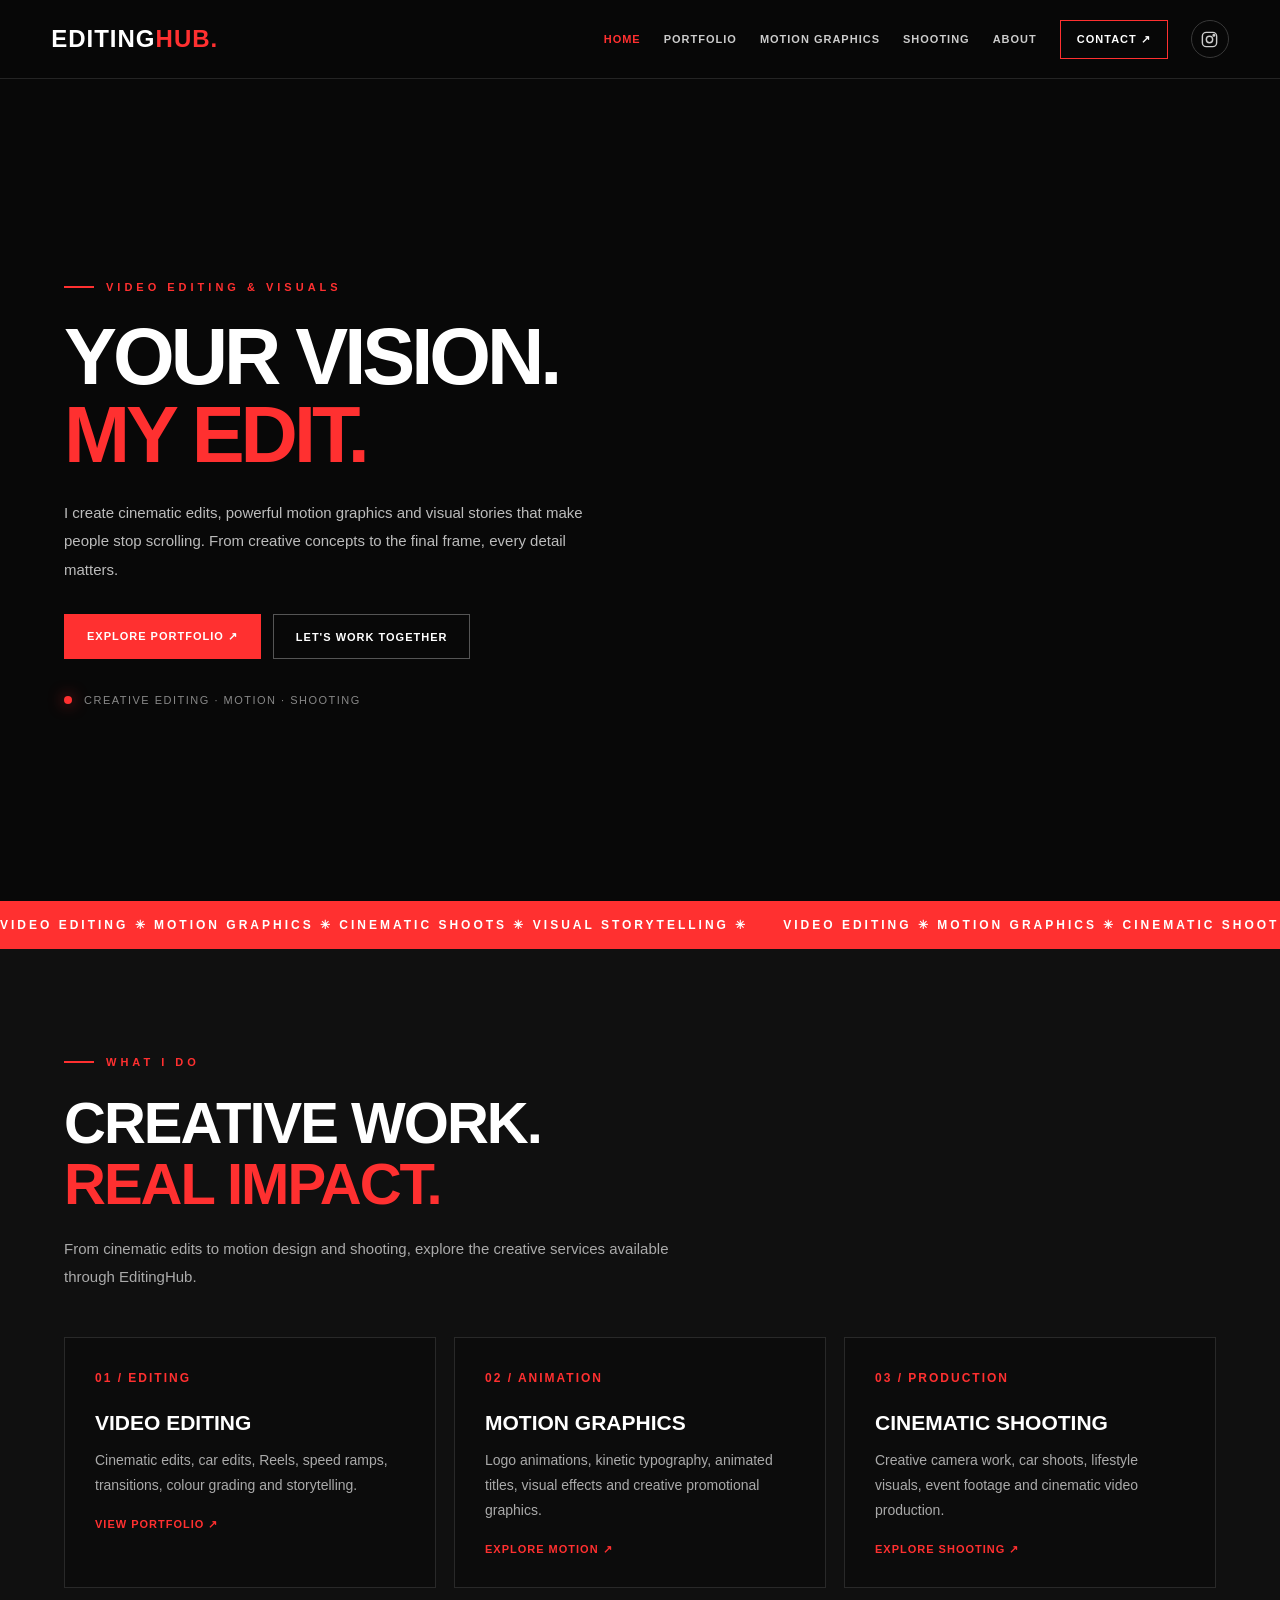
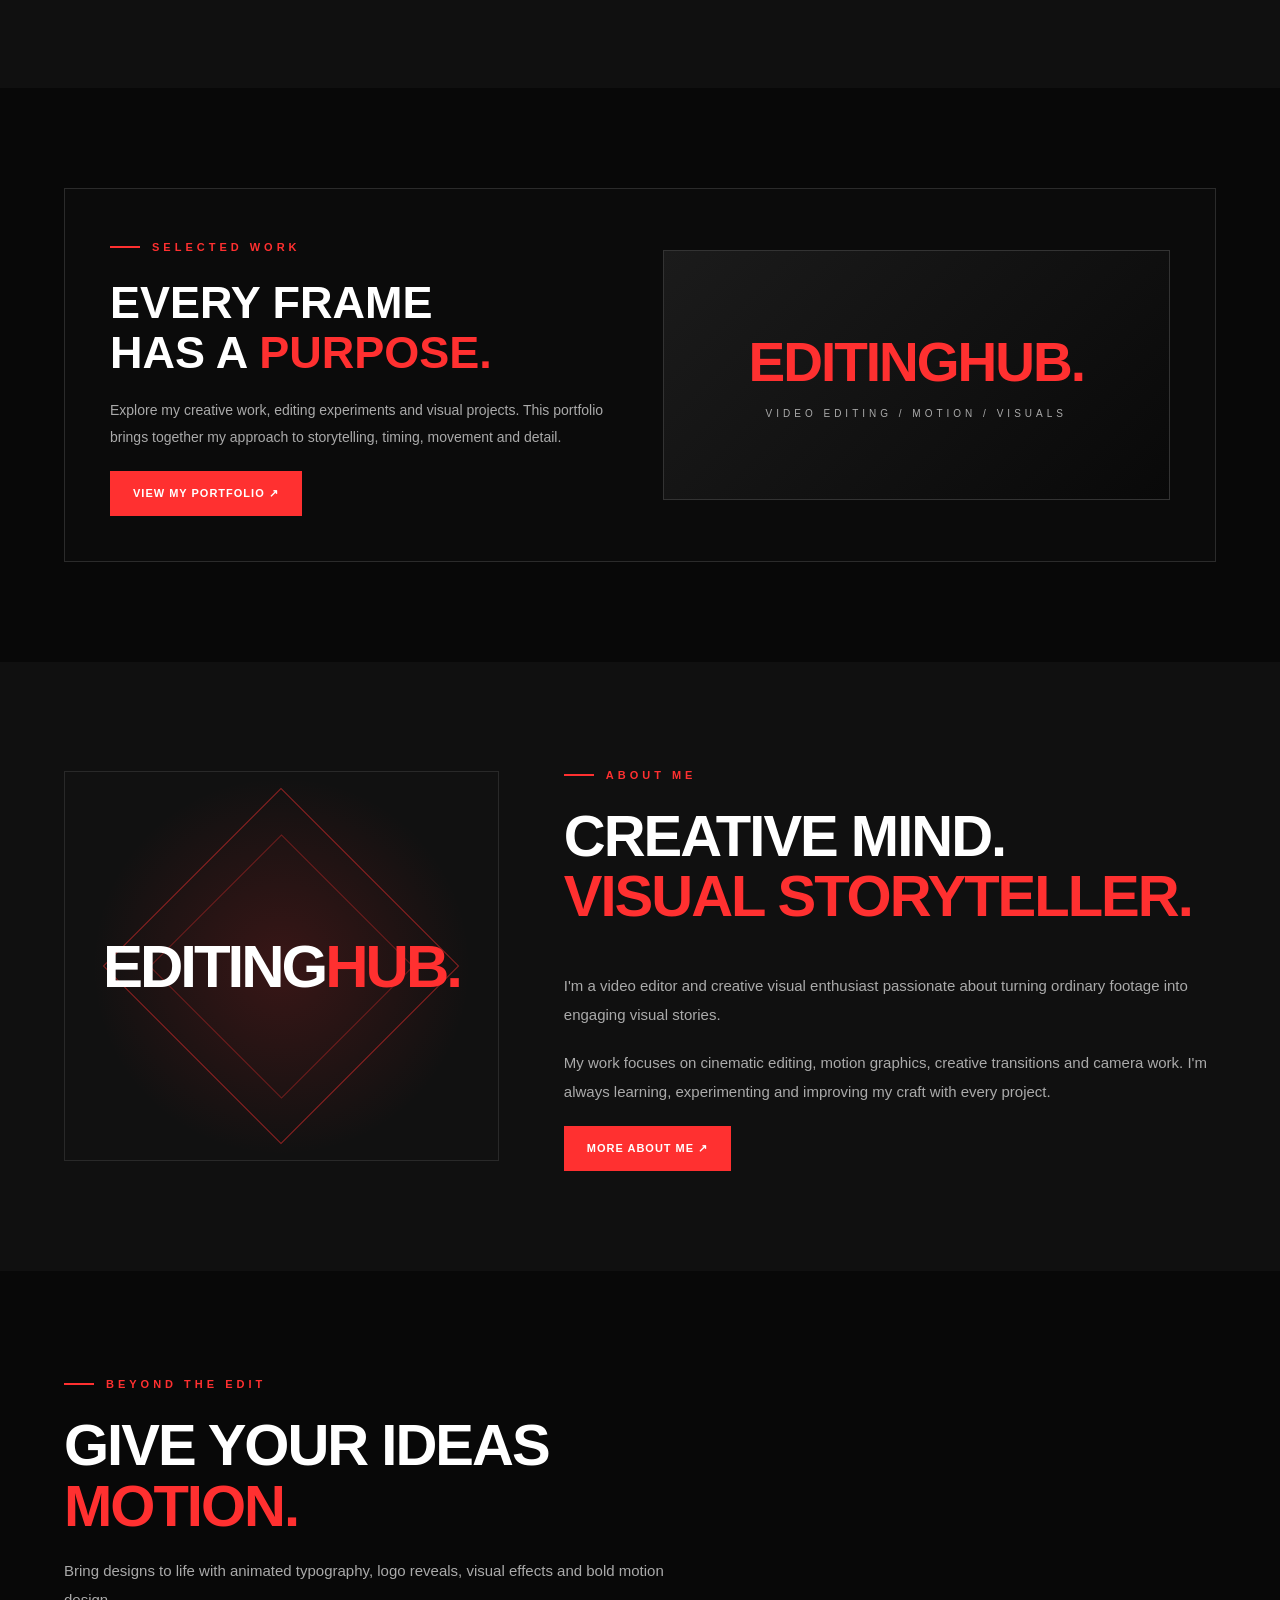
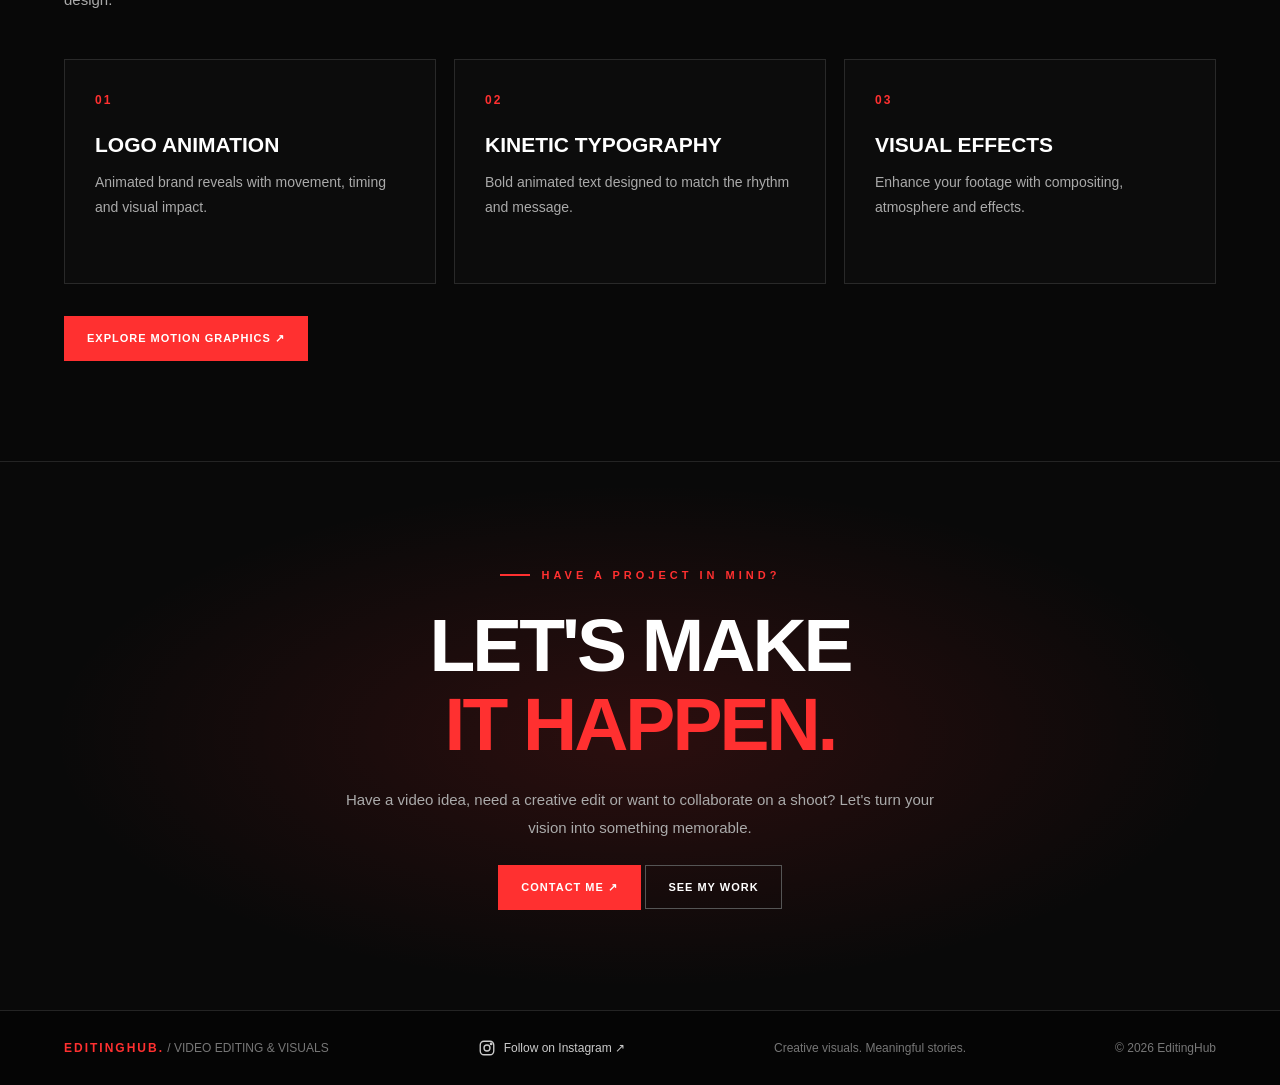
<file: index.html>
<!DOCTYPE html>
<html lang="en">
<head>
  <meta charset="UTF-8">
  <meta name="viewport" content="width=device-width, initial-scale=1.0">
  <meta name="description" content="EditingHub — Video Editing, Motion Graphics and Cinematic Shooting.">
  <title>EditingHub | Video Editing & Visuals</title>

  <style>
    :root {
      --red: #ff3030;
      --black: #080808;
      --muted: #aaa;
      --line: #292929;
    }

    * {
      margin: 0;
      padding: 0;
      box-sizing: border-box;
    }

    html {
      scroll-behavior: smooth;
      scroll-padding-top: 90px;
    }

    body {
      background: var(--black);
      color: #fff;
      font-family: Arial, Helvetica, sans-serif;
      overflow-x: hidden;
    }

    a {
      color: inherit;
      text-decoration: none;
    }

    .container {
      width: min(1200px, 90%);
      margin: 0 auto;
    }

    /* NAVIGATION */

    .navbar {
      position: sticky;
      top: 0;
      z-index: 1000;
      background: rgba(8, 8, 8, 0.94);
      backdrop-filter: blur(14px);
      border-bottom: 1px solid #242424;
    }

    .nav-inner {
      width: min(1300px, 92%);
      min-height: 78px;
      margin: auto;
      display: flex;
      align-items: center;
      justify-content: space-between;
      gap: 25px;
    }

    .logo {
      font-size: 24px;
      font-weight: 900;
      letter-spacing: 1px;
      white-space: nowrap;
    }

    .logo span {
      color: var(--red);
    }

    .nav-links {
      display: flex;
      align-items: center;
      gap: 23px;
    }

    .nav-links a {
      color: #ccc;
      font-size: 11px;
      font-weight: 800;
      letter-spacing: 1px;
      text-transform: uppercase;
      transition: color 0.25s ease;
    }

    .nav-links a:hover,
    .nav-links a.active {
      color: var(--red);
    }

    .nav-links .nav-contact {
      border: 1px solid var(--red);
      padding: 12px 16px;
      color: #fff;
    }

    .nav-links .nav-contact:hover {
      background: var(--red);
      color: #fff;
    }

    /* INSTAGRAM ICON */

    .instagram-link {
      display: inline-flex;
      align-items: center;
      justify-content: center;
      width: 38px;
      height: 38px;
      flex-shrink: 0;
      color: #fff;
      border: 1px solid #383838;
      border-radius: 50%;
      transition:
        color 0.3s ease,
        border-color 0.3s ease,
        background 0.3s ease,
        transform 0.3s ease;
    }

    .instagram-link svg {
      display: block;
      width: 19px;
      height: 19px;
      fill: none;
      stroke: currentColor;
      stroke-width: 1.8;
      stroke-linecap: round;
      stroke-linejoin: round;
    }

    .instagram-link:hover {
      color: #fff;
      border-color: var(--red);
      background: var(--red);
      transform: translateY(-3px);
    }

    .menu-toggle {
      display: none;
      background: transparent;
      color: white;
      border: 1px solid #444;
      padding: 5px 12px;
      font-size: 23px;
      cursor: pointer;
    }

    /* HERO SECTION */

    .hero {
      position: relative;
      min-height: calc(100svh - 78px);
      display: flex;
      align-items: center;
      overflow: hidden;
      isolation: isolate;
      background: #080808;
    }

    .hero::before {
      content: "";
      position: absolute;
      inset: 0;
      z-index: 1;
      pointer-events: none;

      background:
        linear-gradient(
          90deg,
          #080808 0%,
          #080808 20%,
          rgba(8, 8, 8, 0.94) 34%,
          rgba(8, 8, 8, 0.60) 52%,
          rgba(8, 8, 8, 0.12) 75%,
          rgba(8, 8, 8, 0.08) 100%
        ),
        linear-gradient(
          0deg,
          #080808 0%,
          rgba(8, 8, 8, 0.72) 10%,
          transparent 35%,
          transparent 75%,
          #080808 100%
        );
    }

    .hero-grid {
      position: relative;
      z-index: 2;
      width: min(1200px, 90%);
      min-height: 650px;
      margin: auto;
      display: grid;
      grid-template-columns: 1.05fr 0.95fr;
      align-items: center;
      gap: 30px;
      padding: 70px 0;
    }

    .hero-copy {
      position: relative;
      z-index: 3;
    }

    .eyebrow {
      display: inline-flex;
      align-items: center;
      gap: 12px;
      margin-bottom: 25px;
      color: var(--red);
      font-size: 11px;
      font-weight: 800;
      letter-spacing: 4px;
      text-transform: uppercase;
    }

    .eyebrow::before {
      content: "";
      width: 30px;
      height: 2px;
      background: var(--red);
    }

    .hero h1 {
      font-size: clamp(48px, 6.2vw, 88px);
      line-height: 0.98;
      font-weight: 900;
      letter-spacing: -4px;
      text-transform: uppercase;
    }

    .hero h1 .red {
      display: block;
      color: var(--red);
    }

    .hero-description {
      max-width: 540px;
      margin: 25px 0;
      color: #bcbcbc;
      font-size: 15px;
      line-height: 1.9;
    }

    .hero-actions {
      display: flex;
      flex-wrap: wrap;
      gap: 12px;
      margin-top: 30px;
    }

    .btn {
      display: inline-flex;
      justify-content: center;
      align-items: center;
      gap: 10px;
      padding: 15px 22px;
      border: 1px solid var(--red);
      background: var(--red);
      color: #fff;
      font-size: 11px;
      font-weight: 800;
      letter-spacing: 1px;
      text-transform: uppercase;
      transition: transform 0.25s, background 0.25s, color 0.25s;
    }

    .btn:hover {
      transform: translateY(-3px);
      background: transparent;
      color: var(--red);
    }

    .btn-outline {
      border-color: #555;
      background: transparent;
    }

    .btn-outline:hover {
      border-color: var(--red);
      background: var(--red);
      color: #fff;
    }

    .hero-note {
      display: flex;
      align-items: center;
      gap: 12px;
      margin-top: 35px;
      color: #888;
      font-size: 11px;
      letter-spacing: 1.5px;
      text-transform: uppercase;
    }

    .status-dot {
      width: 8px;
      height: 8px;
      flex-shrink: 0;
      border-radius: 50%;
      background: var(--red);
      box-shadow: 0 0 15px rgba(255, 48, 48, 0.7);
    }

    /* BORDERLESS VIDEO BACKGROUND */

    .hero-visual {
      position: absolute;
      z-index: 0;
      top: 0;
      right: -2%;
      bottom: 0;
      width: 66%;
      overflow: hidden;
      pointer-events: none;
      background: transparent;
    }

    .showreel-video {
      position: absolute;
      top: 0;
      right: 0;
      width: 100%;
      height: 100%;
      display: block;
      object-fit: cover;
      object-position: center;
      border: none;
      outline: none;
      border-radius: 0;
      box-shadow: none;
      opacity: 0.58;
      filter: brightness(0.72) saturate(0.85);

      -webkit-mask-image: linear-gradient(
        90deg,
        transparent 0%,
        rgba(0, 0, 0, 0.08) 12%,
        rgba(0, 0, 0, 0.55) 30%,
        black 52%,
        black 80%,
        rgba(0, 0, 0, 0.75) 92%,
        transparent 100%
      );

      mask-image: linear-gradient(
        90deg,
        transparent 0%,
        rgba(0, 0, 0, 0.08) 12%,
        rgba(0, 0, 0, 0.55) 30%,
        black 52%,
        black 80%,
        rgba(0, 0, 0, 0.75) 92%,
        transparent 100%
      );
    }

    .hero-visual::after {
      content: "";
      position: absolute;
      inset: 0;
      z-index: 1;
      pointer-events: none;

      background:
        linear-gradient(
          90deg,
          #080808 0%,
          rgba(8, 8, 8, 0.85) 10%,
          rgba(8, 8, 8, 0.22) 34%,
          transparent 60%,
          rgba(8, 8, 8, 0.08) 82%,
          #080808 100%
        ),
        linear-gradient(
          0deg,
          #080808 0%,
          rgba(8, 8, 8, 0.25) 15%,
          transparent 42%,
          transparent 75%,
          #080808 100%
        );
    }

    /* MOVING TEXT STRIP */

    .marquee {
      position: relative;
      z-index: 3;
      overflow: hidden;
      background: var(--red);
      padding: 17px 0;
      white-space: nowrap;
    }

    .marquee-track {
      display: flex;
      width: max-content;
      animation: marqueeMove 25s linear infinite;
    }

    .marquee-track span {
      padding-right: 35px;
      font-size: 12px;
      font-weight: 900;
      letter-spacing: 3px;
      text-transform: uppercase;
    }

    /* GENERAL SECTIONS */

    .section {
      position: relative;
      z-index: 2;
      padding: 100px 0;
      background: var(--black);
    }

    .section-dark {
      background: #101010;
    }

    .section-heading {
      max-width: 750px;
      margin-bottom: 45px;
    }

    .section-heading h2 {
      font-size: clamp(34px, 5vw, 58px);
      line-height: 1.05;
      letter-spacing: -2px;
      text-transform: uppercase;
    }

    .section-heading h2 span {
      color: var(--red);
    }

    .section-heading p {
      max-width: 650px;
      margin-top: 20px;
      color: var(--muted);
      font-size: 15px;
      line-height: 1.9;
    }

    /* SERVICES */

    .services-grid {
      display: grid;
      grid-template-columns: repeat(3, 1fr);
      gap: 18px;
    }

    .service-card {
      min-height: 225px;
      padding: 30px;
      border: 1px solid var(--line);
      background: #0c0c0c;
      transition: transform 0.35s, border-color 0.35s;
    }

    .service-card:hover {
      transform: translateY(-7px);
      border-color: var(--red);
    }

    .service-number {
      color: var(--red);
      font-size: 12px;
      font-weight: 800;
      letter-spacing: 2px;
    }

    .service-card h3 {
      margin: 25px 0 13px;
      font-size: 21px;
      text-transform: uppercase;
    }

    .service-card p {
      color: #aaa;
      font-size: 14px;
      line-height: 1.8;
    }

    .text-link {
      display: inline-block;
      margin-top: 20px;
      color: var(--red);
      font-size: 11px;
      font-weight: 800;
      letter-spacing: 1px;
      text-transform: uppercase;
    }

    /* ABOUT */

    .about-grid {
      display: grid;
      grid-template-columns: 0.8fr 1.2fr;
      align-items: center;
      gap: 65px;
    }

    .about-art {
      position: relative;
      min-height: 390px;
      display: flex;
      align-items: center;
      justify-content: center;
      overflow: hidden;
      border: 1px solid #292929;
      background:
        radial-gradient(
          circle at center,
          rgba(255, 48, 48, 0.17),
          transparent 65%
        ),
        #111;
    }

    .about-art::before {
      content: "";
      position: absolute;
      width: 250px;
      height: 250px;
      border: 1px solid rgba(255, 48, 48, 0.5);
      transform: rotate(45deg);
    }

    .about-art::after {
      content: "";
      position: absolute;
      width: 185px;
      height: 185px;
      border: 1px solid rgba(255, 48, 48, 0.35);
      transform: rotate(45deg);
    }

    .about-art strong {
      z-index: 1;
      font-size: clamp(35px, 5vw, 60px);
      font-weight: 900;
      letter-spacing: -3px;
    }

    .about-art strong span {
      color: var(--red);
    }

    .about-copy p {
      margin: 20px 0;
      color: #aaa;
      font-size: 15px;
      line-height: 1.9;
    }

    /* PORTFOLIO FEATURE */

    .portfolio-panel {
      display: grid;
      grid-template-columns: 1fr 1fr;
      align-items: center;
      gap: 45px;
      padding: 45px;
      border: 1px solid #2b2b2b;
      background: #0b0b0b;
    }

    .portfolio-panel h3 {
      font-size: clamp(30px, 4vw, 45px);
      line-height: 1.1;
      text-transform: uppercase;
    }

    .portfolio-panel h3 span {
      color: var(--red);
    }

    .portfolio-panel p {
      margin: 20px 0;
      color: #aaa;
      font-size: 14px;
      line-height: 1.9;
    }

    .portfolio-graphic {
      min-height: 250px;
      display: flex;
      flex-direction: column;
      align-items: center;
      justify-content: center;
      gap: 14px;
      border: 1px solid #333;
      background: linear-gradient(135deg, #1b1b1b, #090909);
      text-align: center;
    }

    .portfolio-graphic strong {
      color: var(--red);
      font-size: clamp(30px, 5vw, 55px);
      font-weight: 900;
      letter-spacing: -2px;
    }

    .portfolio-graphic span {
      color: #aaa;
      font-size: 10px;
      letter-spacing: 4px;
    }

    /* CONTACT */

    .contact-section {
      position: relative;
      z-index: 2;
      padding: 100px 0;
      text-align: center;
      background:
        radial-gradient(
          ellipse at center,
          rgba(255, 48, 48, 0.14),
          transparent 65%
        ),
        #090909;
      border-top: 1px solid #242424;
    }

    .contact-section h2 {
      font-size: clamp(38px, 7vw, 75px);
      line-height: 1.05;
      letter-spacing: -3px;
      text-transform: uppercase;
    }

    .contact-section h2 span {
      color: var(--red);
    }

    .contact-section p {
      max-width: 620px;
      margin: 22px auto;
      color: #aaa;
      line-height: 1.9;
      font-size: 15px;
    }

    /* FOOTER */

    .footer {
      position: relative;
      z-index: 2;
      display: flex;
      justify-content: space-between;
      align-items: center;
      flex-wrap: wrap;
      gap: 20px;
      padding: 28px 5%;
      background: #050505;
      border-top: 1px solid #242424;
      color: #777;
      font-size: 12px;
    }

    .footer strong {
      color: var(--red);
      letter-spacing: 2px;
    }

    .footer-instagram {
      display: inline-flex;
      align-items: center;
      gap: 8px;
      color: #ccc;
      transition: color 0.25s;
    }

    .footer-instagram:hover {
      color: var(--red);
    }

    .footer-instagram svg {
      width: 18px;
      height: 18px;
      fill: none;
      stroke: currentColor;
      stroke-width: 1.8;
      stroke-linecap: round;
      stroke-linejoin: round;
    }

    /* SCROLL ANIMATIONS */

    .reveal {
      opacity: 0;
      transform: translateY(35px);
      transition:
        opacity 0.8s ease,
        transform 0.8s cubic-bezier(0.2, 0.7, 0.2, 1);
    }

    .reveal.from-left {
      transform: translateX(-45px);
    }

    .reveal.from-right {
      transform: translateX(45px);
    }

    .reveal.visible {
      opacity: 1;
      transform: translate(0, 0);
    }

    .delay-1 { transition-delay: 0.12s; }
    .delay-2 { transition-delay: 0.24s; }
    .delay-3 { transition-delay: 0.36s; }

    @keyframes marqueeMove {
      from { transform: translateX(0); }
      to { transform: translateX(-50%); }
    }

    /* TABLET */

    @media (max-width: 1000px) {
      .nav-inner {
        min-height: 72px;
      }

      .menu-toggle {
        display: block;
      }

      .nav-links {
        display: none;
        position: absolute;
        top: 100%;
        left: 0;
        right: 0;
        padding: 25px 5%;
        background: #090909;
        border-bottom: 1px solid #292929;
        flex-direction: column;
        align-items: flex-start;
        gap: 23px;
      }

      .nav-links.open {
        display: flex;
      }

      .hero-grid {
        grid-template-columns: 1fr;
        min-height: 620px;
      }

      .hero-copy {
        max-width: 650px;
      }

      .hero-visual {
        right: -5%;
        width: 75%;
      }

      .hero::before {
        background:
          linear-gradient(
            90deg,
            #080808 0%,
            rgba(8, 8, 8, 0.95) 20%,
            rgba(8, 8, 8, 0.72) 45%,
            rgba(8, 8, 8, 0.2) 100%
          ),
          linear-gradient(
            0deg,
            #080808 0%,
            transparent 30%,
            transparent 75%,
            #080808 100%
          );
      }

      .services-grid {
        grid-template-columns: repeat(2, 1fr);
      }

      .about-grid {
        gap: 35px;
      }
    }

    /* MOBILE */

    @media (max-width: 700px) {
      .hero {
        min-height: auto;
      }

      .hero-grid {
        min-height: 680px;
        padding-top: 80px;
        padding-bottom: 80px;
      }

      .hero h1 {
        font-size: clamp(45px, 11vw, 65px);
        letter-spacing: -2px;
      }

      .hero-description {
        font-size: 14px;
      }

      .hero-visual {
        top: 0;
        right: -22%;
        bottom: 0;
        width: 100%;
        opacity: 0.75;
      }

      .showreel-video {
        object-position: center;
        opacity: 0.55;
      }

      .hero::before {
        background:
          linear-gradient(
            90deg,
            #080808 0%,
            rgba(8, 8, 8, 0.88) 25%,
            rgba(8, 8, 8, 0.45) 65%,
            rgba(8, 8, 8, 0.22) 100%
          ),
          linear-gradient(
            0deg,
            #080808 0%,
            rgba(8, 8, 8, 0.35) 20%,
            transparent 55%,
            #080808 100%
          );
      }

      .about-grid,
      .portfolio-panel {
        grid-template-columns: 1fr;
      }

      .about-art {
        min-height: 300px;
      }

      .portfolio-panel {
        padding: 25px;
      }

      .section {
        padding: 70px 0;
      }

      .contact-section {
        padding: 75px 0;
      }

      .nav-links .instagram-link {
        margin-top: 2px;
      }
    }

    @media (max-width: 480px) {
      .services-grid {
        grid-template-columns: 1fr;
      }

      .hero-grid {
        min-height: 650px;
      }

      .hero h1 {
        font-size: 45px;
      }

      .btn {
        padding: 14px 16px;
        font-size: 10px;
      }

      .footer {
        flex-direction: column;
        align-items: flex-start;
      }
    }

    @media (prefers-reduced-motion: reduce) {
      *,
      *::before,
      *::after {
        scroll-behavior: auto !important;
        animation-duration: 0.01ms !important;
        animation-iteration-count: 1 !important;
        transition-duration: 0.01ms !important;
      }

      .reveal {
        opacity: 1;
        transform: none;
      }
    }
  </style>
</head>

<body>

  <!-- NAVIGATION -->

  <header class="navbar">
    <nav class="nav-inner" aria-label="Main navigation">

      <a href="index.html" class="logo">
        EDITING<span>HUB.</span>
      </a>

      <button
        class="menu-toggle"
        id="menuToggle"
        type="button"
        aria-label="Open navigation menu"
        aria-expanded="false"
      >☰</button>

      <div class="nav-links" id="navLinks">
        <a href="index.html" class="active">Home</a>
        <a href="portfolio.html">Portfolio</a>
        <a href="motion-graphics.html">Motion Graphics</a>
        <a href="shooting.html">Shooting</a>
        <a href="about.html">About</a>
        <a href="contact.html" class="nav-contact">Contact ↗</a>

        <!-- INSTAGRAM NAVIGATION ICON -->
        <a
          href="https://www.instagram.com/editsthetic_05/"
          class="instagram-link"
          target="_blank"
          rel="noopener noreferrer"
          aria-label="Visit EditingHub on Instagram"
          title="Instagram"
        >
          <svg viewBox="0 0 24 24" aria-hidden="true">
            <rect x="3" y="3" width="18" height="18" rx="5"></rect>
            <circle cx="12" cy="12" r="4"></circle>
            <circle cx="17.5" cy="6.5" r="1"></circle>
          </svg>
        </a>
      </div>

    </nav>
  </header>

  <main>

    <!-- HERO -->

    <section class="hero">

      <div class="hero-visual" aria-hidden="true">
        <video
          class="showreel-video"
          autoplay
          muted
          loop
          playsinline
          preload="metadata"
        >
          <source src="home-showreel.mp4" type="video/mp4">
        </video>
      </div>

      <div class="hero-grid">

        <div class="hero-copy">

          <span class="eyebrow reveal">
            Video Editing & Visuals
          </span>

          <h1 class="reveal delay-1">
            YOUR VISION.
            <span class="red">MY EDIT.</span>
          </h1>

          <p class="hero-description reveal delay-2">
            I create cinematic edits, powerful motion graphics and
            visual stories that make people stop scrolling.
            From creative concepts to the final frame, every detail matters.
          </p>

          <div class="hero-actions reveal delay-3">
            <a href="portfolio.html" class="btn">
              Explore Portfolio ↗
            </a>

            <a href="contact.html" class="btn btn-outline">
              Let's Work Together
            </a>
          </div>

          <div class="hero-note reveal delay-3">
            <span class="status-dot"></span>
            Creative Editing · Motion · Shooting
          </div>

        </div>

      </div>
    </section>

    <!-- MOVING TEXT STRIP -->

    <div class="marquee">
      <div class="marquee-track">
        <span>VIDEO EDITING ✳ MOTION GRAPHICS ✳ CINEMATIC SHOOTS ✳ VISUAL STORYTELLING ✳</span>
        <span aria-hidden="true">VIDEO EDITING ✳ MOTION GRAPHICS ✳ CINEMATIC SHOOTS ✳ VISUAL STORYTELLING ✳</span>
      </div>
    </div>

    <!-- SERVICES -->

    <section class="section section-dark" id="services">
      <div class="container">

        <div class="section-heading reveal">
          <span class="eyebrow">What I Do</span>
          <h2>CREATIVE WORK.<br><span>REAL IMPACT.</span></h2>
          <p>
            From cinematic edits to motion design and shooting,
            explore the creative services available through EditingHub.
          </p>
        </div>

        <div class="services-grid">

          <article class="service-card reveal">
            <span class="service-number">01 / EDITING</span>
            <h3>Video Editing</h3>
            <p>
              Cinematic edits, car edits, Reels, speed ramps,
              transitions, colour grading and storytelling.
            </p>
            <a href="portfolio.html" class="text-link">View Portfolio ↗</a>
          </article>

          <article class="service-card reveal delay-1">
            <span class="service-number">02 / ANIMATION</span>
            <h3>Motion Graphics</h3>
            <p>
              Logo animations, kinetic typography, animated titles,
              visual effects and creative promotional graphics.
            </p>
            <a href="motion-graphics.html" class="text-link">Explore Motion ↗</a>
          </article>

          <article class="service-card reveal delay-2">
            <span class="service-number">03 / PRODUCTION</span>
            <h3>Cinematic Shooting</h3>
            <p>
              Creative camera work, car shoots, lifestyle visuals,
              event footage and cinematic video production.
            </p>
            <a href="shooting.html" class="text-link">Explore Shooting ↗</a>
          </article>

        </div>
      </div>
    </section>

    <!-- PORTFOLIO -->

    <section class="section">
      <div class="container">

        <div class="portfolio-panel reveal">

          <div>
            <span class="eyebrow">Selected Work</span>

            <h3>
              EVERY FRAME<br>
              HAS A <span>PURPOSE.</span>
            </h3>

            <p>
              Explore my creative work, editing experiments and visual
              projects. This portfolio brings together my approach to
              storytelling, timing, movement and detail.
            </p>

            <a href="portfolio.html" class="btn">
              View My Portfolio ↗
            </a>
          </div>

          <div class="portfolio-graphic">
            <strong>EDITINGHUB.</strong>
            <span>VIDEO EDITING / MOTION / VISUALS</span>
          </div>

        </div>
      </div>
    </section>

    <!-- ABOUT -->

    <section class="section section-dark">
      <div class="container about-grid">

        <div class="about-art reveal from-left">
          <strong>EDITING<span>HUB.</span></strong>
        </div>

        <div class="about-copy reveal from-right">
          <div class="section-heading">
            <span class="eyebrow">About Me</span>
            <h2>CREATIVE MIND.<br><span>VISUAL STORYTELLER.</span></h2>
          </div>

          <p>
            I'm a video editor and creative visual enthusiast passionate
            about turning ordinary footage into engaging visual stories.
          </p>

          <p>
            My work focuses on cinematic editing, motion graphics,
            creative transitions and camera work. I'm always learning,
            experimenting and improving my craft with every project.
          </p>

          <a href="about.html" class="btn">
            More About Me ↗
          </a>
        </div>

      </div>
    </section>

    <!-- MOTION GRAPHICS -->

    <section class="section">
      <div class="container">

        <div class="section-heading reveal">
          <span class="eyebrow">Beyond The Edit</span>
          <h2>GIVE YOUR IDEAS<br><span>MOTION.</span></h2>
          <p>
            Bring designs to life with animated typography, logo reveals,
            visual effects and bold motion design.
          </p>
        </div>

        <div class="services-grid">

          <article class="service-card reveal">
            <span class="service-number">01</span>
            <h3>Logo Animation</h3>
            <p>
              Animated brand reveals with movement, timing and visual impact.
            </p>
          </article>

          <article class="service-card reveal delay-1">
            <span class="service-number">02</span>
            <h3>Kinetic Typography</h3>
            <p>
              Bold animated text designed to match the rhythm and message.
            </p>
          </article>

          <article class="service-card reveal delay-2">
            <span class="service-number">03</span>
            <h3>Visual Effects</h3>
            <p>
              Enhance your footage with compositing, atmosphere and effects.
            </p>
          </article>

        </div>

        <div style="margin-top: 32px;" class="reveal">
          <a href="motion-graphics.html" class="btn">
            Explore Motion Graphics ↗
          </a>
        </div>

      </div>
    </section>

    <!-- CONTACT -->

    <section class="contact-section" id="contact">
      <div class="container reveal">

        <span class="eyebrow">Have a Project in Mind?</span>

        <h2>
          LET'S MAKE<br>
          <span>IT HAPPEN.</span>
        </h2>

        <p>
          Have a video idea, need a creative edit or want to collaborate
          on a shoot? Let's turn your vision into something memorable.
        </p>

        <a href="contact.html" class="btn">
          Contact Me ↗
        </a>

        <a href="portfolio.html" class="btn btn-outline">
          See My Work
        </a>

      </div>
    </section>

  </main>

  <!-- FOOTER -->

  <footer class="footer">

    <span><strong>EDITINGHUB.</strong> / VIDEO EDITING & VISUALS</span>

    <a
      href="https://www.instagram.com/editsthetic_05/"
      class="footer-instagram"
      target="_blank"
      rel="noopener noreferrer"
      aria-label="Visit EditingHub on Instagram"
    >
      <svg viewBox="0 0 24 24" aria-hidden="true">
        <rect x="3" y="3" width="18" height="18" rx="5"></rect>
        <circle cx="12" cy="12" r="4"></circle>
        <circle cx="17.5" cy="6.5" r="1"></circle>
      </svg>
      Follow on Instagram ↗
    </a>

    <span>Creative visuals. Meaningful stories.</span>
    <span>© <span id="year"></span> EditingHub</span>

  </footer>

  <script>
    // Mobile navigation
    const menuToggle = document.getElementById("menuToggle");
    const navLinks = document.getElementById("navLinks");

    menuToggle.addEventListener("click", () => {
      const isOpen = navLinks.classList.toggle("open");

      menuToggle.setAttribute("aria-expanded", String(isOpen));
      menuToggle.setAttribute(
        "aria-label",
        isOpen ? "Close navigation menu" : "Open navigation menu"
      );

      menuToggle.textContent = isOpen ? "✕" : "☰";
    });

    // Close the mobile menu after selecting a page
    navLinks.querySelectorAll("a").forEach(link => {
      link.addEventListener("click", () => {
        navLinks.classList.remove("open");
        menuToggle.setAttribute("aria-expanded", "false");
        menuToggle.setAttribute("aria-label", "Open navigation menu");
        menuToggle.textContent = "☰";
      });
    });

    // Reveal sections as they enter the screen
    const revealElements = document.querySelectorAll(".reveal");

    if ("IntersectionObserver" in window) {
      const revealObserver = new IntersectionObserver((entries, observer) => {
        entries.forEach(entry => {
          if (entry.isIntersecting) {
            entry.target.classList.add("visible");
            observer.unobserve(entry.target);
          }
        });
      }, {
        threshold: 0.12,
        rootMargin: "0px 0px -35px 0px"
      });

      revealElements.forEach(element => {
        revealObserver.observe(element);
      });
    } else {
      revealElements.forEach(element => {
        element.classList.add("visible");
      });
    }

    // Current year in footer
    document.getElementById("year").textContent =
      new Date().getFullYear();
  </script>

</body>
</html>
</file>
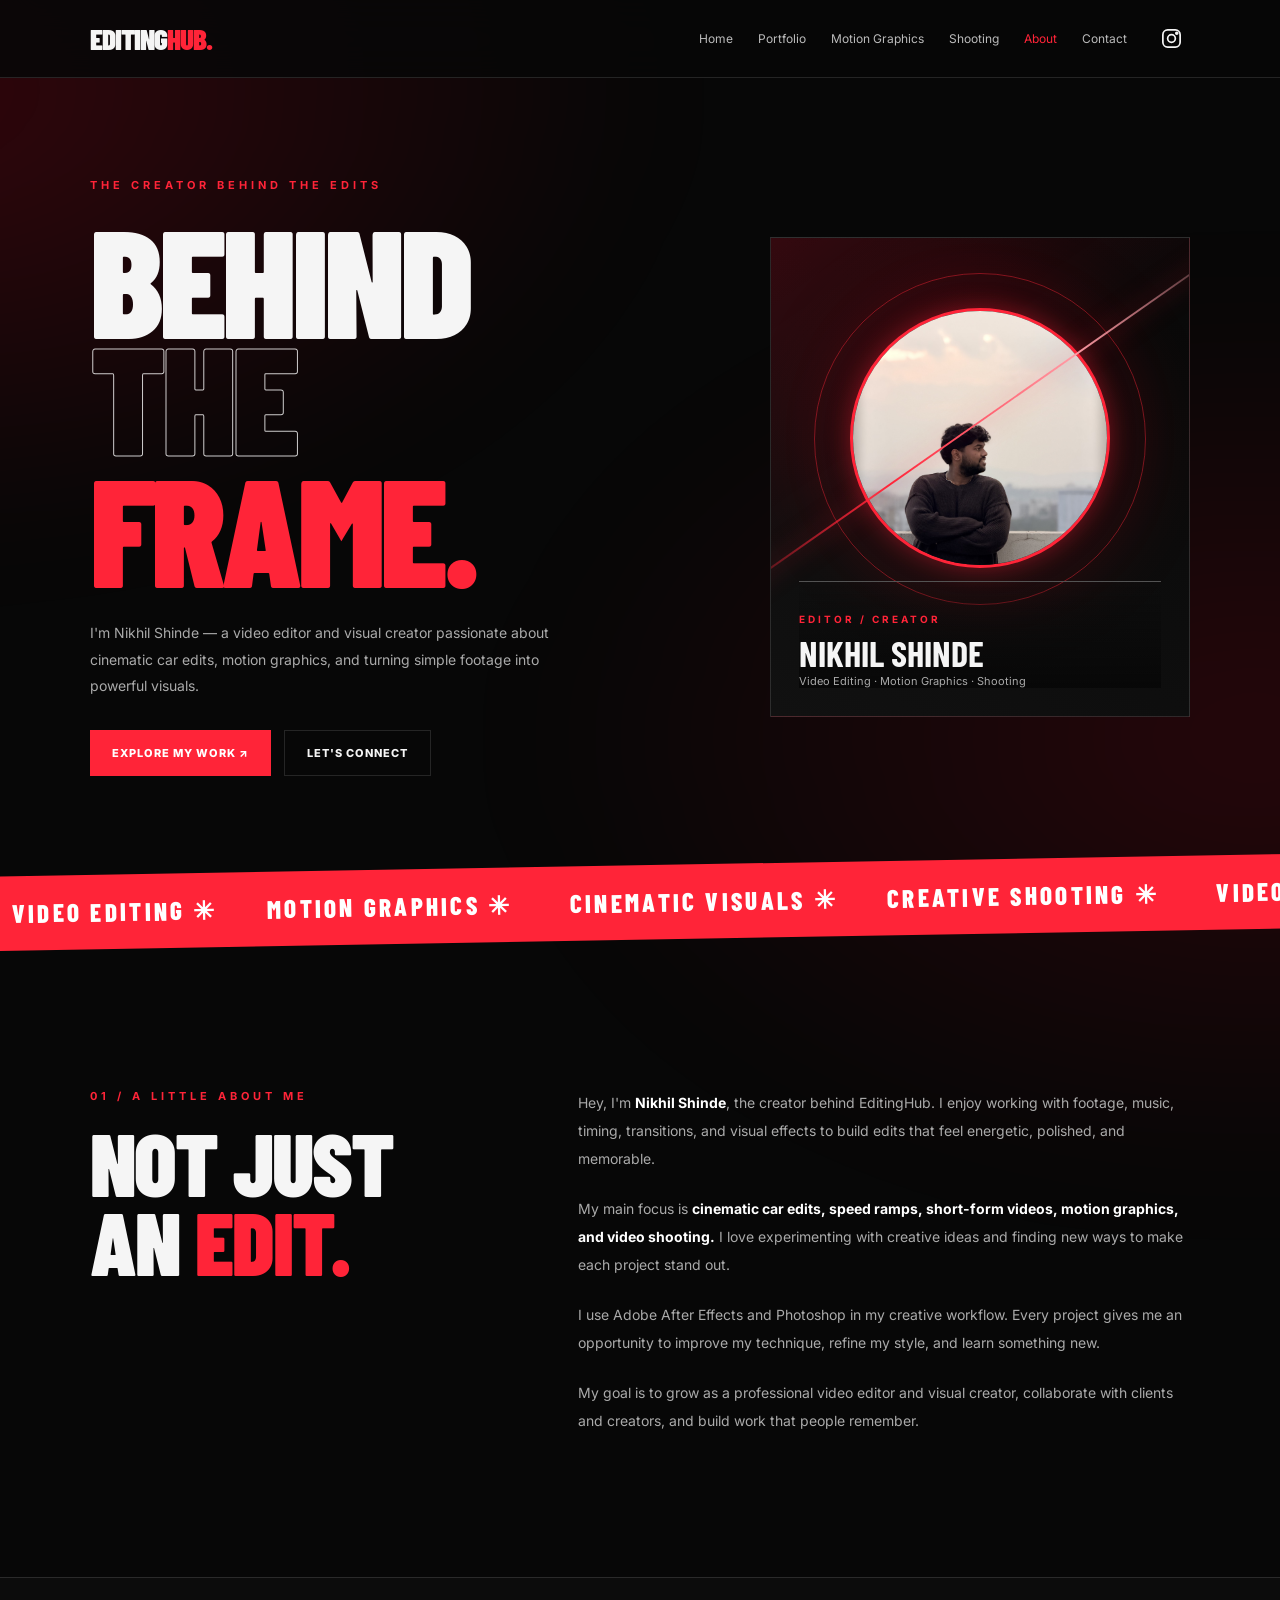
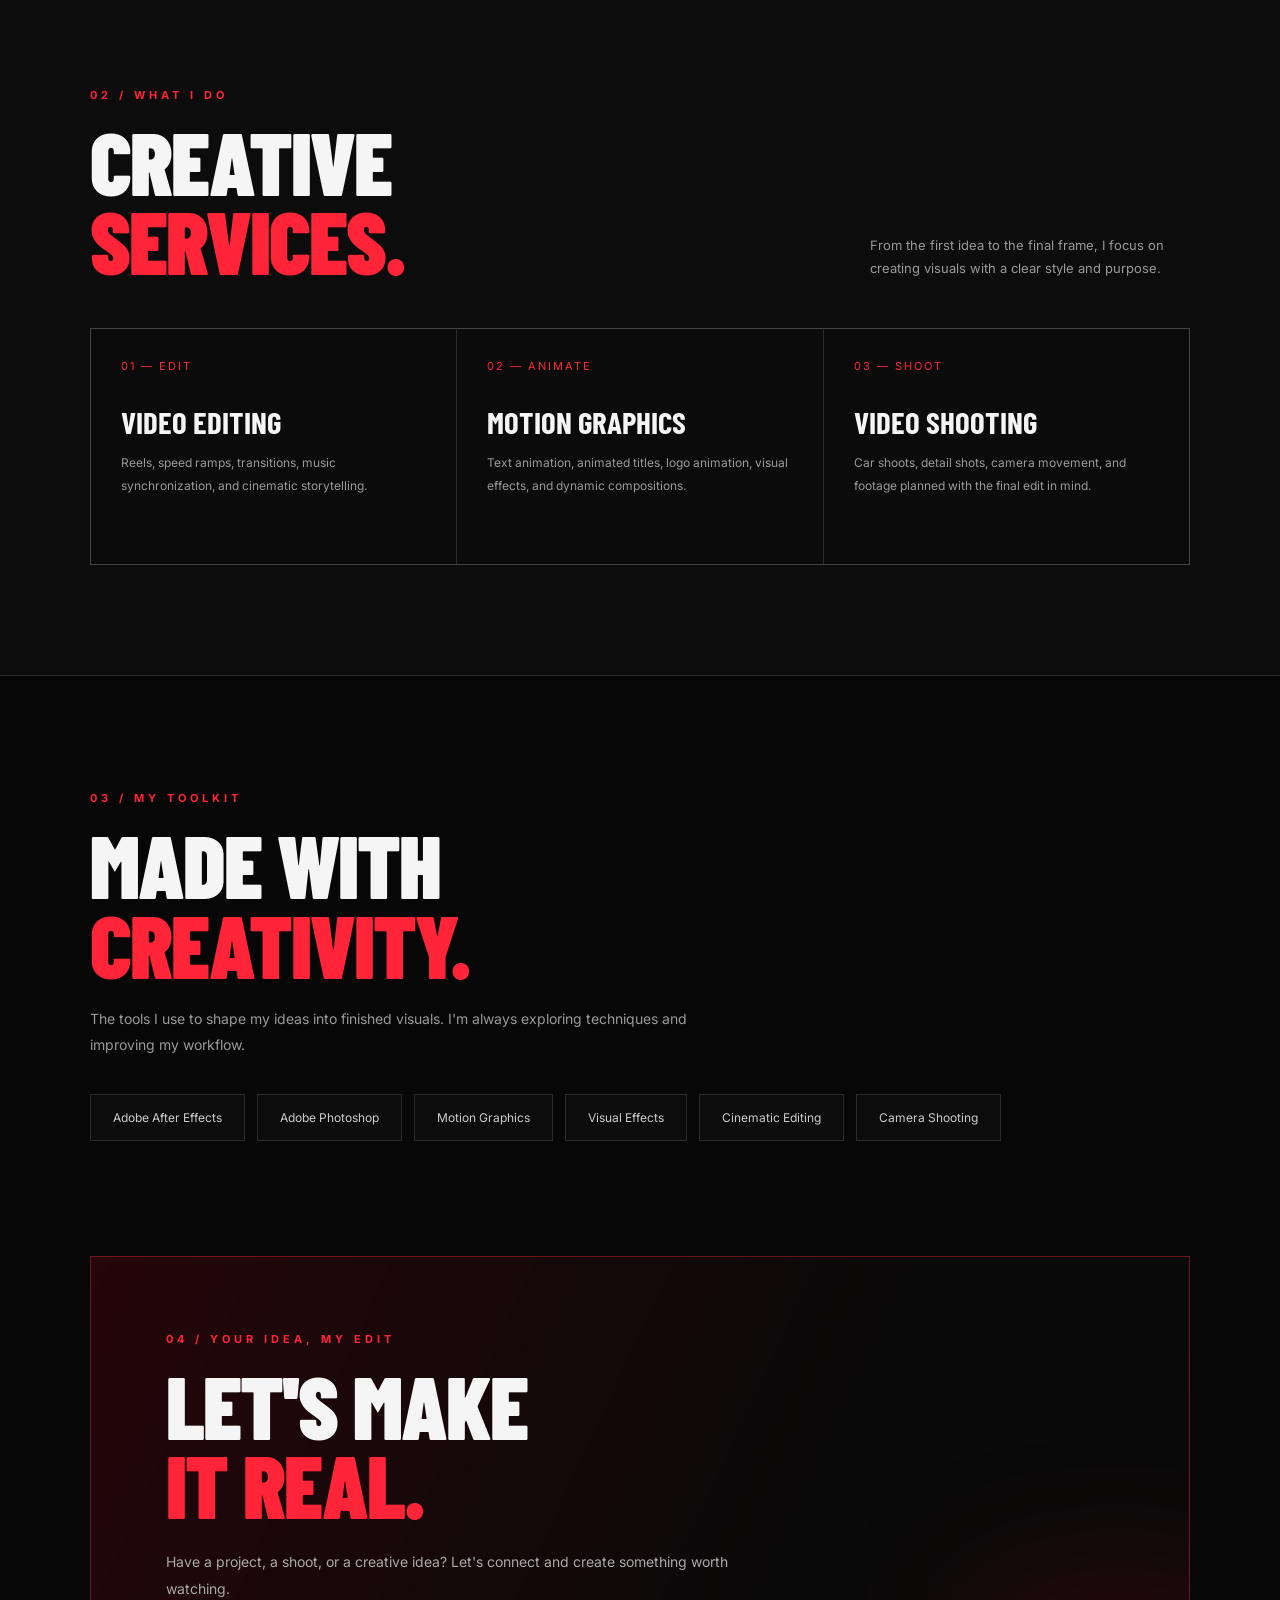
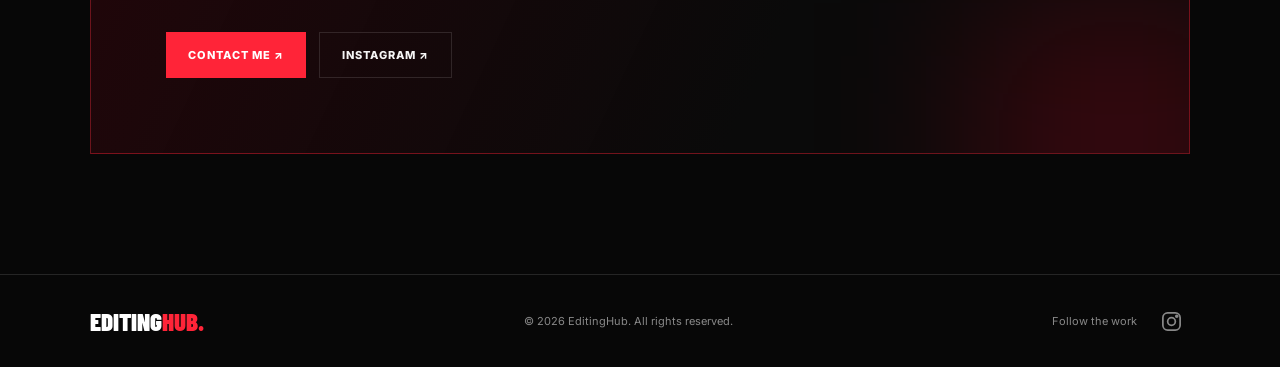
<file: about.html>
<!DOCTYPE html>
<html lang="en">
<head>
<meta charset="UTF-8">
<meta name="viewport" content="width=device-width, initial-scale=1.0">
<title>About | EditingHub</title>

<link href="https://fonts.googleapis.com/css2?family=Barlow+Condensed:wght@500;600;700;800;900&family=Inter:wght@400;500;600;700&display=swap" rel="stylesheet">

<style>
:root {
  --black: #070707;
  --red: #ff2438;
  --white: #f5f5f5;
  --gray: #999;
  --line: rgba(255,255,255,.12);
}

* { margin: 0; padding: 0; box-sizing: border-box; }
html { scroll-behavior: smooth; }
body {
  background: var(--black);
  color: var(--white);
  font-family: 'Inter', sans-serif;
  overflow-x: hidden;
}
a { color: inherit; text-decoration: none; }
::selection { background: var(--red); color: white; }

/* Animated red background */
.background-glow {
  position: fixed;
  inset: -30%;
  z-index: -1;
  pointer-events: none;
  background:
    radial-gradient(ellipse at 15% 25%, rgba(255,0,35,.18), transparent 30%),
    radial-gradient(ellipse at 80% 70%, rgba(255,0,35,.13), transparent 32%);
  filter: blur(65px);
  animation: glowMove 14s ease-in-out infinite alternate;
}
@keyframes glowMove {
  0% { transform: translate(-3%,-2%) rotate(0deg); }
  50% { transform: translate(4%,3%) rotate(8deg); }
  100% { transform: translate(-2%,5%) rotate(-6deg); }
}

/* Navigation */
.navbar {
  min-height: 78px;
  padding: 18px 7%;
  display: flex;
  align-items: center;
  justify-content: space-between;
  gap: 25px;
  position: sticky;
  top: 0;
  z-index: 20;
  background: rgba(7,7,7,.88);
  backdrop-filter: blur(18px);
  border-bottom: 1px solid var(--line);
}
.logo {
  font-family: 'Barlow Condensed', sans-serif;
  font-size: 29px;
  font-weight: 900;
  letter-spacing: -1px;
  white-space: nowrap;
}
.logo span, .red { color: var(--red); }

.nav-links {
  display: flex;
  align-items: center;
  gap: 25px;
}
.nav-links > a:not(.instagram) {
  color: #bbb;
  font-size: 12px;
  transition: .25s;
}
.nav-links > a:hover,
.nav-links > a.active { color: var(--red); }

.instagram {
  width: 38px;
  height: 38px;
  display: inline-flex;
  align-items: center;
  justify-content: center;
  transition: .3s;
  flex-shrink: 0;
}
.instagram svg {
  width: 23px;
  height: 23px;
  fill: none;
  stroke: currentColor;
  stroke-width: 1.8;
  stroke-linecap: round;
  stroke-linejoin: round;
}
.instagram:hover { color: var(--red); transform: translateY(-3px); }

.menu-toggle {
  display: none;
  color: white;
  background: transparent;
  border: 1px solid var(--line);
  padding: 8px 12px;
  font-size: 20px;
  cursor: pointer;
}
.container { width: 86%; max-width: 1200px; margin: auto; }

/* Hero section */
.hero {
  min-height: 760px;
  padding: 100px 0 90px;
  display: flex;
  align-items: center;
  position: relative;
  overflow: hidden;
}
.hero-grid {
  width: 86%;
  max-width: 1200px;
  margin: auto;
  display: grid;
  grid-template-columns: 1.2fr .8fr;
  gap: 50px;
  align-items: center;
}
.kicker {
  color: var(--red);
  font-size: 11px;
  font-weight: 700;
  letter-spacing: 4px;
  text-transform: uppercase;
  margin-bottom: 28px;
}
.hero h1 {
  font-family: 'Barlow Condensed', sans-serif;
  font-size: clamp(85px, 12vw, 160px);
  font-weight: 900;
  line-height: .76;
  letter-spacing: -5px;
  text-transform: uppercase;
}
.hero h1 .outline {
  color: transparent;
  -webkit-text-stroke: 1px rgba(255,255,255,.8);
}
.hero h1 .red { display: block; margin-top: 16px; }

.hero-copy {
  max-width: 470px;
  color: #aaa;
  font-size: 14px;
  line-height: 1.9;
  margin-top: 34px;
}
.hero-buttons {
  display: flex;
  flex-wrap: wrap;
  gap: 13px;
  margin-top: 30px;
}
.btn {
  display: inline-flex;
  align-items: center;
  justify-content: center;
  padding: 15px 22px;
  font-size: 11px;
  font-weight: 800;
  letter-spacing: 1px;
  text-transform: uppercase;
  transition: .3s;
}
.btn-red { background: var(--red); color: white; }
.btn-red:hover { background: white; color: black; transform: translateY(-3px); }
.btn-ghost { border: 1px solid var(--line); }
.btn-ghost:hover { border-color: var(--red); color: var(--red); }

/* Profile card and circular photo */
.profile-card {
  min-height: 480px;
  position: relative;
  overflow: hidden;
  border: 1px solid rgba(255,255,255,.13);
  background:
    linear-gradient(145deg, rgba(255,0,35,.17), transparent 45%),
    linear-gradient(30deg, #111, #080808);
  display: flex;
  align-items: end;
  padding: 28px;
}
.profile-card::before {
  content: "";
  position: absolute;
  width: 330px;
  height: 330px;
  top: 35px;
  left: 50%;
  transform: translateX(-50%);
  border-radius: 50%;
  border: 1px solid rgba(255,36,56,.45);
  box-shadow: 0 0 80px rgba(255,0,35,.1),
              inset 0 0 70px rgba(255,0,35,.08);
}

/* The photo sits inside the circle */
.profile-photo-wrap {
  position: absolute;
  width: 260px;
  height: 260px;
  top: 70px;
  left: 50%;
  transform: translateX(-50%);
  border-radius: 50%;
  overflow: hidden;
  border: 3px solid var(--red);
  box-shadow: 0 0 25px rgba(255,36,56,.4),
              0 0 70px rgba(255,0,35,.18);
  z-index: 2;
  background: #151515;
}
.profile-photo {
  width: 100%;
  height: 100%;
  display: block;
  object-fit: cover;
  object-position: center;
}

/* Animated red light streak */
.profile-card::after {
  content: "";
  position: absolute;
  height: 2px;
  width: 160%;
  left: -30%;
  top: 38%;
  z-index: 3;
  pointer-events: none;
  background: linear-gradient(
    90deg, transparent, var(--red), #ff9aa4, transparent
  );
  box-shadow: 0 0 25px rgba(255,36,56,.8);
  transform: rotate(-35deg);
  animation: lightSweep 5s ease-in-out infinite;
}
@keyframes lightSweep {
  0%, 100% { opacity: .25; transform: translateY(-50px) rotate(-35deg); }
  50% { opacity: 1; transform: translateY(70px) rotate(-35deg); }
}

.profile-info {
  position: relative;
  z-index: 4;
  width: 100%;
  padding-top: 25px;
  border-top: 1px solid rgba(255,255,255,.3);
  background: linear-gradient(0deg, rgba(7,7,7,.95), transparent);
}
.profile-info small {
  color: var(--red);
  letter-spacing: 3px;
  font-size: 10px;
  font-weight: 700;
}
.profile-info h2 {
  font-family: 'Barlow Condensed', sans-serif;
  font-size: 36px;
  text-transform: uppercase;
  margin-top: 4px;
}
.profile-info p { color: #aaa; font-size: 11px; }

/* Moving service strip */
.marquee {
  overflow: hidden;
  white-space: nowrap;
  padding: 21px 0;
  background: var(--red);
  color: white;
  transform: rotate(-1deg) scale(1.02);
}
.marquee-track {
  display: inline-block;
  font-family: 'Barlow Condensed', sans-serif;
  font-size: 25px;
  font-weight: 800;
  letter-spacing: 3px;
  animation: marquee 25s linear infinite;
}
.marquee-track span { margin: 0 24px; }
@keyframes marquee {
  from { transform: translateX(0); }
  to { transform: translateX(-50%); }
}

/* Story */
.story { padding: 150px 0 120px; }
.story-grid {
  display: grid;
  grid-template-columns: .8fr 1.2fr;
  gap: 80px;
}
.section-label {
  color: var(--red);
  font-size: 11px;
  letter-spacing: 4px;
  font-weight: 700;
  margin-bottom: 20px;
}
.section-title {
  font-family: 'Barlow Condensed', sans-serif;
  font-size: clamp(54px, 7vw, 88px);
  line-height: .9;
  font-weight: 900;
  text-transform: uppercase;
  letter-spacing: -2px;
}
.story-copy p {
  color: #aaa;
  font-size: 14px;
  line-height: 2;
  margin-bottom: 22px;
}
.story-copy strong { color: white; }

/* Services */
.services {
  padding: 110px 0;
  background: rgba(255,255,255,.025);
  border-top: 1px solid var(--line);
  border-bottom: 1px solid var(--line);
}
.section-heading {
  display: flex;
  justify-content: space-between;
  align-items: end;
  gap: 25px;
  margin-bottom: 48px;
}
.section-heading > p {
  max-width: 320px;
  color: var(--gray);
  font-size: 13px;
  line-height: 1.8;
}
.service-grid {
  display: grid;
  grid-template-columns: repeat(3, 1fr);
  gap: 1px;
  background: var(--line);
  border: 1px solid var(--line);
}
.service {
  min-height: 235px;
  padding: 30px;
  background: #0b0b0b;
  transition: background .3s;
}
.service:hover { background: #151010; }
.service-number { color: var(--red); font-size: 11px; letter-spacing: 2px; }
.service h3 {
  font-family: 'Barlow Condensed', sans-serif;
  text-transform: uppercase;
  font-size: 31px;
  margin: 30px 0 12px;
}
.service p { color: #999; font-size: 12px; line-height: 1.9; }

/* Software */
.tools { padding: 115px 0; }
.tool-list { display: flex; flex-wrap: wrap; gap: 12px; margin-top: 35px; }
.tool {
  border: 1px solid var(--line);
  background: #0c0c0c;
  padding: 15px 22px;
  color: #ccc;
  font-size: 12px;
  transition: .25s;
}
.tool:hover { color: var(--red); border-color: var(--red); }

/* Contact */
.contact { padding: 0 0 120px; }
.contact-panel {
  padding: clamp(35px, 7vw, 75px);
  position: relative;
  overflow: hidden;
  border: 1px solid rgba(255,36,56,.4);
  background: linear-gradient(115deg, rgba(255,0,35,.12), #0a0a0a 65%);
}
.contact-panel::after {
  content: "";
  position: absolute;
  right: -70px;
  bottom: -130px;
  width: 280px;
  height: 280px;
  background: rgba(255,0,35,.18);
  filter: blur(80px);
  pointer-events: none;
}
.contact-panel p {
  max-width: 600px;
  color: #aaa;
  line-height: 1.9;
  font-size: 14px;
  margin: 25px 0;
}

/* Footer */
footer {
  border-top: 1px solid var(--line);
  padding: 27px 7%;
  display: flex;
  align-items: center;
  justify-content: space-between;
  gap: 18px;
  flex-wrap: wrap;
  color: #888;
  font-size: 11px;
}
.footer-logo {
  font-family: 'Barlow Condensed', sans-serif;
  color: white;
  font-size: 25px;
  font-weight: 900;
}
.footer-logo span { color: var(--red); }
.footer-social { display: flex; align-items: center; gap: 15px; }

/* Reveal on scroll */
.reveal {
  opacity: 0;
  transform: translateY(24px);
  transition: opacity .7s ease, transform .7s ease;
}
.reveal.visible { opacity: 1; transform: translateY(0); }

@media (max-width: 950px) {
  .nav-links { gap: 14px; }
  .nav-links > a:not(.instagram) { font-size: 11px; }
  .hero-grid { gap: 30px; }
  .profile-card { min-height: 420px; }
  .profile-photo-wrap { width: 220px; height: 220px; top: 65px; }
  .profile-card::before { width: 280px; height: 280px; top: 35px; }
  .story-grid { gap: 40px; }
  .service-grid { grid-template-columns: repeat(2, 1fr); }
}

@media (max-width: 700px) {
  .navbar { padding: 15px 7%; }
  .menu-toggle { display: block; }
  .nav-links {
    display: none;
    position: absolute;
    left: 0; right: 0; top: 100%;
    padding: 25px 7%;
    flex-direction: column;
    align-items: flex-start;
    background: rgba(7,7,7,.98);
    border-bottom: 1px solid var(--line);
  }
  .nav-links.open { display: flex; }
  .nav-links > a:not(.instagram) { font-size: 13px; }

  .hero { min-height: auto; padding: 80px 0; }
  .hero-grid { grid-template-columns: 1fr; }
  .hero h1 { font-size: clamp(78px, 19vw, 125px); }
  .profile-card { min-height: 420px; }
  .profile-photo-wrap { width: 230px; height: 230px; top: 55px; }
  .profile-card::before { width: 285px; height: 285px; top: 30px; }

  .story { padding: 95px 0; }
  .story-grid { grid-template-columns: 1fr; gap: 35px; }
  .section-heading { display: block; }
  .section-heading > p { margin-top: 20px; }
  .services { padding: 85px 0; }
  .service-grid { grid-template-columns: 1fr; }
  .service { min-height: 190px; }
  .tools { padding: 85px 0; }
  .contact { padding-bottom: 85px; }
}

@media (prefers-reduced-motion: reduce) {
  *, *::before, *::after {
    animation-duration: .01ms !important;
    animation-iteration-count: 1 !important;
    scroll-behavior: auto !important;
    transition-duration: .01ms !important;
  }
  .reveal { opacity: 1; transform: none; }
}
</style>
</head>

<body>
<div class="background-glow"></div>

<nav class="navbar">
  <a href="index.html" class="logo">EDITING<span>HUB.</span></a>

  <button class="menu-toggle" id="menuToggle"
    aria-label="Open navigation" aria-expanded="false">☰</button>

  <div class="nav-links" id="navLinks">
    <a href="index.html">Home</a>
    <a href="portfolio.html">Portfolio</a>
    <a href="motion-graphics.html">Motion Graphics</a>
    <a href="shooting.html">Shooting</a>
    <a href="about.html" class="active">About</a>
    <a href="contact.html">Contact</a>

    <a href="https://www.instagram.com/editsthetic_05/"
       class="instagram" target="_blank" rel="noopener noreferrer"
       aria-label="Instagram">
      <svg viewBox="0 0 24 24" aria-hidden="true">
        <rect x="3" y="3" width="18" height="18" rx="5"></rect>
        <circle cx="12" cy="12" r="4"></circle>
        <circle cx="17.5" cy="6.5" r="1"></circle>
      </svg>
    </a>
  </div>
</nav>

<main>
  <section class="hero">
    <div class="hero-grid">
      <div class="reveal">
        <div class="kicker">The creator behind the edits</div>

        <h1>
          BEHIND<br>
          <span class="outline">THE</span>
          <span class="red">FRAME.</span>
        </h1>

        <p class="hero-copy">
          I'm Nikhil Shinde — a video editor and visual creator
          passionate about cinematic car edits, motion graphics,
          and turning simple footage into powerful visuals.
        </p>

        <div class="hero-buttons">
          <a href="portfolio.html" class="btn btn-red">Explore My Work ↗</a>
          <a href="contact.html" class="btn btn-ghost">Let's Connect</a>
        </div>
      </div>

      <div class="profile-card reveal">
        <div class="profile-photo-wrap">
          <img
            src="images/nikhil.jpg"
            alt="Nikhil Shinde"
            class="profile-photo">
        </div>

        <div class="profile-info">
          <small>EDITOR / CREATOR</small>
          <h2>Nikhil Shinde</h2>
          <p>Video Editing · Motion Graphics · Shooting</p>
        </div>
      </div>
    </div>
  </section>

  <div class="marquee">
    <div class="marquee-track">
      <span>VIDEO EDITING ✳</span><span>MOTION GRAPHICS ✳</span>
      <span>CINEMATIC VISUALS ✳</span><span>CREATIVE SHOOTING ✳</span>
      <span>VIDEO EDITING ✳</span><span>MOTION GRAPHICS ✳</span>
      <span>CINEMATIC VISUALS ✳</span><span>CREATIVE SHOOTING ✳</span>
    </div>
  </div>

  <section class="story">
    <div class="container story-grid">
      <div class="reveal">
        <div class="section-label">01 / A LITTLE ABOUT ME</div>
        <h2 class="section-title">NOT JUST<br>AN <span class="red">EDIT.</span></h2>
      </div>

      <div class="story-copy reveal">
        <p>
          Hey, I'm <strong>Nikhil Shinde</strong>, the creator behind
          EditingHub. I enjoy working with footage, music, timing,
          transitions, and visual effects to build edits that feel
          energetic, polished, and memorable.
        </p>
        <p>
          My main focus is <strong>cinematic car edits, speed ramps,
          short-form videos, motion graphics, and video shooting.</strong>
          I love experimenting with creative ideas and finding new
          ways to make each project stand out.
        </p>
        <p>
          I use Adobe After Effects and Photoshop in my creative workflow.
          Every project gives me an opportunity to improve my technique,
          refine my style, and learn something new.
        </p>
        <p>
          My goal is to grow as a professional video editor and visual
          creator, collaborate with clients and creators, and build
          work that people remember.
        </p>
      </div>
    </div>
  </section>

  <section class="services">
    <div class="container">
      <div class="section-heading reveal">
        <div>
          <div class="section-label">02 / WHAT I DO</div>
          <h2 class="section-title">CREATIVE<br><span class="red">SERVICES.</span></h2>
        </div>
        <p>From the first idea to the final frame, I focus on creating
          visuals with a clear style and purpose.</p>
      </div>

      <div class="service-grid">
        <article class="service reveal">
          <div class="service-number">01 — EDIT</div>
          <h3>Video Editing</h3>
          <p>Reels, speed ramps, transitions, music synchronization,
            and cinematic storytelling.</p>
        </article>

        <article class="service reveal">
          <div class="service-number">02 — ANIMATE</div>
          <h3>Motion Graphics</h3>
          <p>Text animation, animated titles, logo animation,
            visual effects, and dynamic compositions.</p>
        </article>

        <article class="service reveal">
          <div class="service-number">03 — SHOOT</div>
          <h3>Video Shooting</h3>
          <p>Car shoots, detail shots, camera movement, and footage
            planned with the final edit in mind.</p>
        </article>
      </div>
    </div>
  </section>

  <section class="tools">
    <div class="container reveal">
      <div class="section-label">03 / MY TOOLKIT</div>
      <h2 class="section-title">MADE WITH<br><span class="red">CREATIVITY.</span></h2>

      <p style="color:#999;max-width:600px;font-size:14px;line-height:1.9;margin-top:22px;">
        The tools I use to shape my ideas into finished visuals.
        I'm always exploring techniques and improving my workflow.
      </p>

      <div class="tool-list">
        <span class="tool">Adobe After Effects</span>
        <span class="tool">Adobe Photoshop</span>
        <span class="tool">Motion Graphics</span>
        <span class="tool">Visual Effects</span>
        <span class="tool">Cinematic Editing</span>
        <span class="tool">Camera Shooting</span>
      </div>
    </div>
  </section>

  <section class="contact">
    <div class="container">
      <div class="contact-panel reveal">
        <div class="section-label">04 / YOUR IDEA, MY EDIT</div>
        <h2 class="section-title">LET'S MAKE<br><span class="red">IT REAL.</span></h2>

        <p>
          Have a project, a shoot, or a creative idea? Let's connect
          and create something worth watching.
        </p>

        <div class="hero-buttons">
          <a href="contact.html" class="btn btn-red">Contact Me ↗</a>
          <a href="https://www.instagram.com/YOUR_USERNAME/"
             class="btn btn-ghost" target="_blank" rel="noopener noreferrer">
            Instagram ↗
          </a>
        </div>
      </div>
    </div>
  </section>
</main>

<footer>
  <a href="index.html" class="footer-logo">EDITING<span>HUB.</span></a>
  <p>© <span id="year"></span> EditingHub. All rights reserved.</p>

  <div class="footer-social">
    <span>Follow the work</span>
    <a href="https://www.instagram.com/YOUR_USERNAME/"
       class="instagram" target="_blank" rel="noopener noreferrer"
       aria-label="Follow EditingHub on Instagram">
      <svg viewBox="0 0 24 24" aria-hidden="true">
        <rect x="3" y="3" width="18" height="18" rx="5"></rect>
        <circle cx="12" cy="12" r="4"></circle>
        <circle cx="17.5" cy="6.5" r="1"></circle>
      </svg>
    </a>
  </div>
</footer>

<script>
  const menuToggle = document.getElementById('menuToggle');
  const navLinks = document.getElementById('navLinks');

  menuToggle.addEventListener('click', function () {
    const open = navLinks.classList.toggle('open');
    menuToggle.setAttribute('aria-expanded', String(open));
    menuToggle.textContent = open ? '✕' : '☰';
  });

  navLinks.querySelectorAll('a').forEach(function (link) {
    link.addEventListener('click', function () {
      navLinks.classList.remove('open');
      menuToggle.setAttribute('aria-expanded', 'false');
      menuToggle.textContent = '☰';
    });
  });

  document.getElementById('year').textContent = new Date().getFullYear();

  const revealElements = document.querySelectorAll('.reveal');

  if ('IntersectionObserver' in window) {
    const observer = new IntersectionObserver(function (entries) {
      entries.forEach(function (entry) {
        if (entry.isIntersecting) {
          entry.target.classList.add('visible');
          observer.unobserve(entry.target);
        }
      });
    }, { threshold: 0.12 });

    revealElements.forEach(function (element) {
      observer.observe(element);
    });
  } else {
    revealElements.forEach(function (element) {
      element.classList.add('visible');
    });
  }
</script>

</body>
</html>
</file>
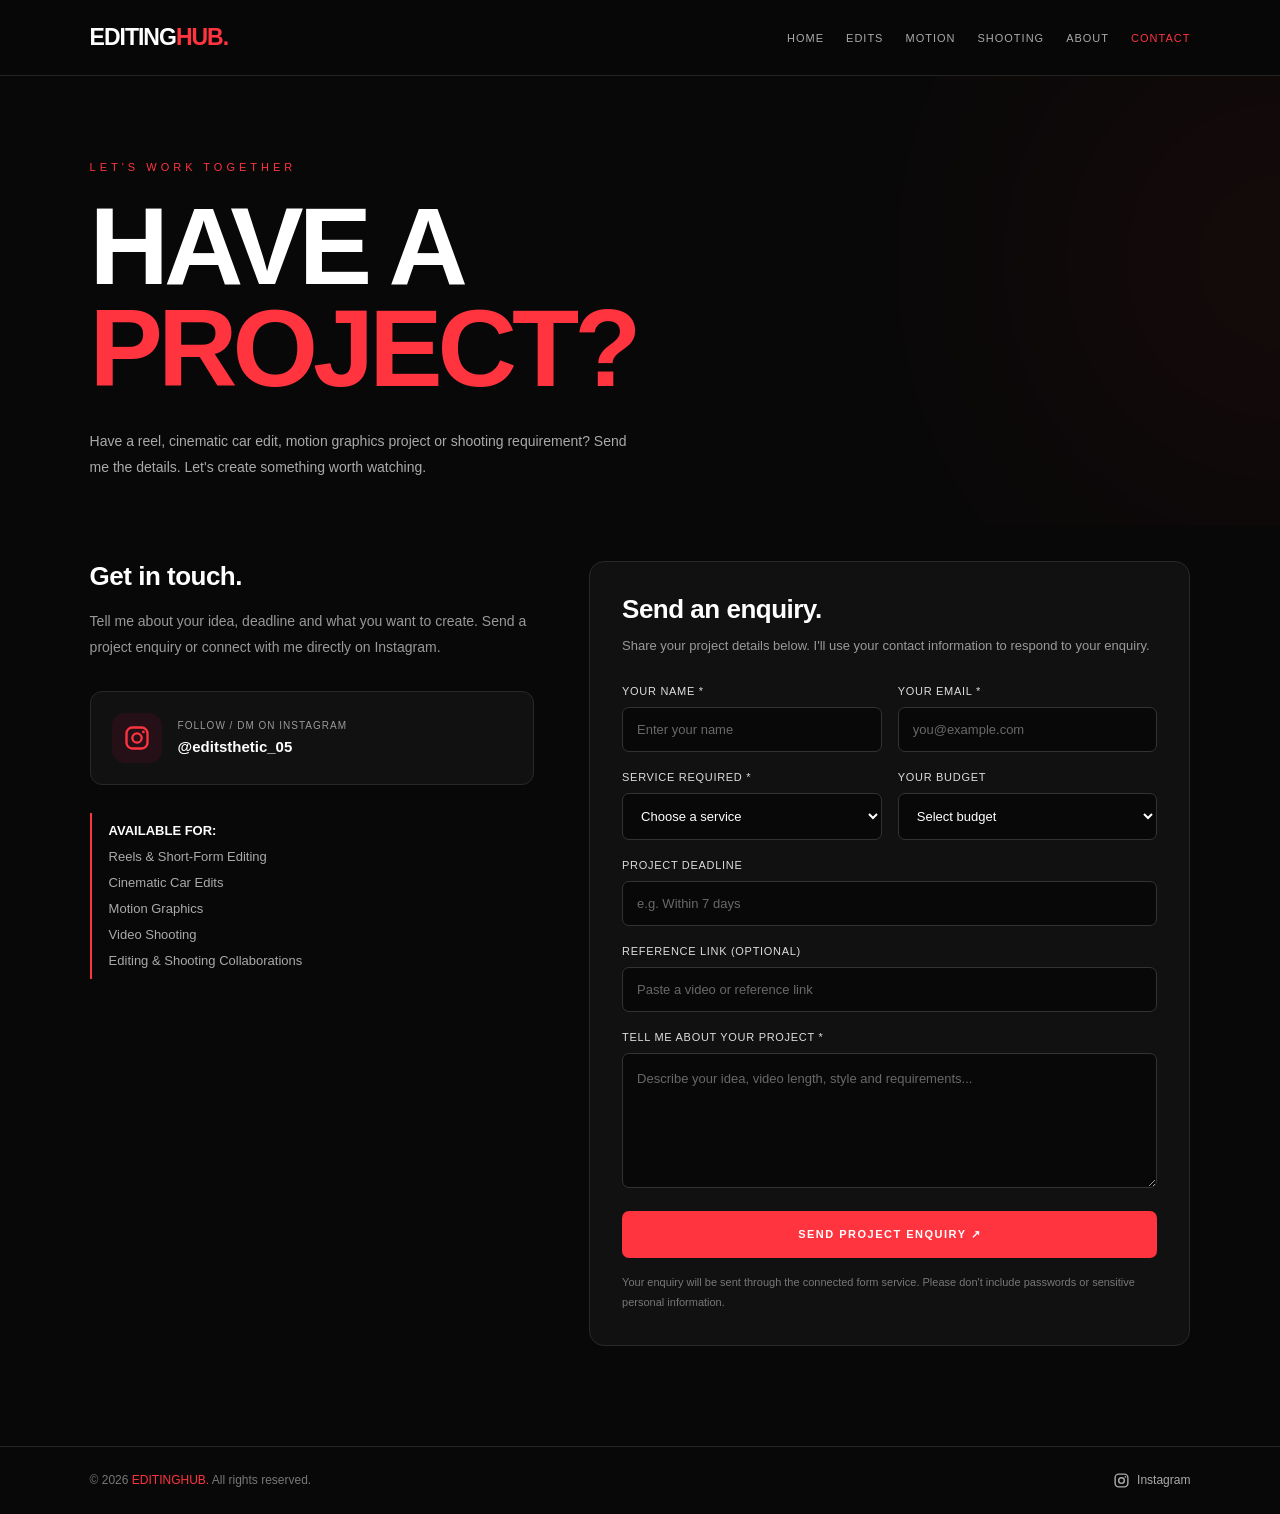
<file: contact.html>
<!DOCTYPE html>
<html lang="en">
<head>
  <meta charset="UTF-8">
  <meta name="viewport" content="width=device-width, initial-scale=1.0">

  <title>Contact | EditingHub</title>
  <meta name="description" content="Contact EditingHub for cinematic car edits, reels, motion graphics and video shooting.">

  <style>
    * {
      margin: 0;
      padding: 0;
      box-sizing: border-box;
    }

    :root {
      --bg: #080808;
      --panel: #111111;
      --red: #ff343f;
      --white: #ffffff;
      --muted: #999999;
      --border: #292929;
    }

    html {
      scroll-behavior: smooth;
    }

    body {
      background: var(--bg);
      color: var(--white);
      font-family: Arial, Helvetica, sans-serif;
      overflow-x: hidden;
    }

    a {
      color: inherit;
      text-decoration: none;
    }

    button,
    input,
    select,
    textarea {
      font: inherit;
    }

    /* NAVIGATION */

    header {
      display: flex;
      align-items: center;
      justify-content: space-between;
      gap: 22px;
      padding: 24px 7%;
      border-bottom: 1px solid #242424;
      background: rgba(8, 8, 8, 0.96);
    }

    .logo {
      font-size: 23px;
      font-weight: 900;
      letter-spacing: -1px;
      white-space: nowrap;
    }

    .logo span {
      color: var(--red);
    }

    nav {
      display: flex;
      align-items: center;
      justify-content: flex-end;
      flex-wrap: wrap;
      gap: 22px;
    }

    nav a {
      color: #aaaaaa;
      font-size: 11px;
      text-transform: uppercase;
      letter-spacing: 1px;
      transition: color 0.3s;
    }

    nav a:hover,
    nav a.active {
      color: var(--red);
    }

    /* HERO */

    .hero {
      position: relative;
      padding: 85px 7% 45px;
      overflow: hidden;
    }

    .hero::after {
      content: "";
      position: absolute;
      width: 350px;
      height: 350px;
      top: 10px;
      right: -180px;
      border-radius: 50%;
      background: #ff343f;
      filter: blur(150px);
      opacity: 0.13;
      pointer-events: none;
    }

    .eyebrow {
      position: relative;
      z-index: 1;
      color: var(--red);
      font-size: 11px;
      letter-spacing: 4px;
      text-transform: uppercase;
      margin-bottom: 22px;
    }

    h1 {
      position: relative;
      z-index: 1;
      font-size: clamp(52px, 9vw, 110px);
      line-height: 0.93;
      letter-spacing: -5px;
      text-transform: uppercase;
      font-weight: 900;
    }

    h1 span {
      color: var(--red);
    }

    .intro {
      position: relative;
      z-index: 1;
      max-width: 560px;
      color: #aaaaaa;
      line-height: 1.9;
      margin-top: 28px;
      font-size: 14px;
    }

    /* MAIN CONTACT LAYOUT */

    .contact-layout {
      padding: 35px 7% 100px;
      display: grid;
      grid-template-columns: 0.85fr 1.15fr;
      gap: 55px;
      align-items: start;
    }

    .contact-info h2,
    .form-heading {
      font-size: 26px;
      margin-bottom: 16px;
      letter-spacing: -0.5px;
    }

    .muted {
      color: var(--muted);
      line-height: 1.9;
      font-size: 14px;
    }

    /* INSTAGRAM CARD */

    .social-card {
      display: flex;
      align-items: center;
      gap: 16px;
      padding: 21px;
      margin-top: 30px;
      background: var(--panel);
      border: 1px solid var(--border);
      border-radius: 12px;
      transition: border-color 0.3s, transform 0.3s,
                  box-shadow 0.3s;
    }

    .social-card:hover {
      border-color: var(--red);
      transform: translateY(-3px);
      box-shadow: 0 8px 30px #ff343f12;
    }

    .social-icon {
      width: 50px;
      height: 50px;
      border-radius: 13px;
      background: #251017;
      color: var(--red);
      display: flex;
      align-items: center;
      justify-content: center;
      flex-shrink: 0;
    }

    .social-icon svg {
      display: block;
      width: 28px;
      height: 28px;
    }

    .social-card small {
      display: block;
      color: var(--muted);
      font-size: 10px;
      letter-spacing: 1px;
      margin-bottom: 7px;
    }

    .social-card strong {
      display: block;
      font-size: 15px;
      overflow-wrap: anywhere;
    }

    .note {
      margin-top: 28px;
      padding: 5px 0 5px 17px;
      border-left: 2px solid var(--red);
      color: #aaaaaa;
      font-size: 13px;
      line-height: 2;
    }

    .note strong {
      color: #ffffff;
    }

    /* CONTACT FORM */

    .form-box {
      background: var(--panel);
      border: 1px solid var(--border);
      border-radius: 15px;
      padding: 32px;
    }

    .form-heading {
      margin-bottom: 9px;
    }

    .form-subtitle {
      color: var(--muted);
      font-size: 13px;
      line-height: 1.8;
      margin-bottom: 28px;
    }

    .form-row {
      display: grid;
      grid-template-columns: 1fr 1fr;
      gap: 16px;
    }

    .field {
      margin-bottom: 19px;
    }

    label {
      display: block;
      color: #dddddd;
      font-size: 11px;
      letter-spacing: 0.7px;
      margin-bottom: 10px;
    }

    input,
    select,
    textarea {
      width: 100%;
      background: #080808;
      border: 1px solid #333333;
      border-radius: 7px;
      padding: 14px;
      color: #ffffff;
      font-size: 13px;
      outline: none;
      transition: border-color 0.3s;
    }

    input::placeholder,
    textarea::placeholder {
      color: #686868;
    }

    input:focus,
    select:focus,
    textarea:focus {
      border-color: var(--red);
    }

    select {
      cursor: pointer;
    }

    select option {
      background: #080808;
      color: #ffffff;
    }

    textarea {
      resize: vertical;
      min-height: 135px;
      line-height: 1.7;
    }

    .submit-btn {
      width: 100%;
      border: none;
      border-radius: 7px;
      background: var(--red);
      color: #ffffff;
      padding: 17px;
      font-size: 11px;
      font-weight: bold;
      letter-spacing: 1.5px;
      cursor: pointer;
      transition: background 0.3s, box-shadow 0.3s;
    }

    .submit-btn:hover {
      background: #d91f2a;
      box-shadow: 0 0 25px #ff343f35;
    }

    .privacy-note {
      color: #777777;
      font-size: 11px;
      line-height: 1.8;
      margin-top: 15px;
    }

    /* FOOTER */

    footer {
      border-top: 1px solid #242424;
      padding: 25px 7%;
      display: flex;
      align-items: center;
      justify-content: space-between;
      gap: 15px;
      flex-wrap: wrap;
      color: #777777;
      font-size: 12px;
    }

    footer span {
      color: var(--red);
    }

    .footer-instagram {
      display: inline-flex;
      align-items: center;
      gap: 7px;
      color: #aaaaaa;
      transition: color 0.3s;
    }

    .footer-instagram:hover {
      color: var(--red);
    }

    .footer-instagram svg {
      width: 17px;
      height: 17px;
    }

    /* RESPONSIVE DESIGN */

    @media (max-width: 900px) {
      header {
        padding: 22px 5%;
      }

      nav {
        gap: 14px;
      }

      nav a {
        font-size: 10px;
      }

      .hero {
        padding: 70px 5% 35px;
      }

      .contact-layout {
        padding: 30px 5% 75px;
        grid-template-columns: 1fr;
        gap: 40px;
      }

      footer {
        padding: 24px 5%;
      }
    }

    @media (max-width: 520px) {
      header {
        align-items: flex-start;
        flex-direction: column;
      }

      nav {
        justify-content: flex-start;
        gap: 15px;
      }

      nav a {
        font-size: 9px;
      }

      .hero {
        padding-top: 55px;
      }

      h1 {
        font-size: clamp(48px, 14vw, 70px);
        letter-spacing: -2.5px;
      }

      .intro {
        font-size: 13px;
      }

      .form-row {
        grid-template-columns: 1fr;
        gap: 0;
      }

      .form-box {
        padding: 22px 17px;
      }

      .contact-info h2,
      .form-heading {
        font-size: 23px;
      }
    }
  </style>
</head>

<body>

  <!-- NAVIGATION -->
  <header>
    <a class="logo" href="index.html">
      EDITING<span>HUB.</span>
    </a>

    <nav>
      <a href="index.html">Home</a>
      <a href="portfolio.html">Edits</a>
      <a href="motion-graphics.html">Motion</a>
      <a href="shooting.html">Shooting</a>
      <a href="about.html">About</a>
      <a href="contact.html" class="active">Contact</a>
    </nav>
  </header>

  <!-- HERO SECTION -->
  <section class="hero">
    <p class="eyebrow">LET'S WORK TOGETHER</p>

    <h1>
      HAVE A<br>
      <span>PROJECT?</span>
    </h1>

    <p class="intro">
      Have a reel, cinematic car edit, motion graphics project
      or shooting requirement? Send me the details. Let's create
      something worth watching.
    </p>
  </section>

  <!-- CONTACT CONTENT -->
  <main class="contact-layout">

    <!-- LEFT SIDE -->
    <section class="contact-info">
      <h2>Get in touch.</h2>

      <p class="muted">
        Tell me about your idea, deadline and what you want
        to create. Send a project enquiry or connect with me
        directly on Instagram.
      </p>

      <!-- INSTAGRAM LINK: Replace YOUR_USERNAME -->
      <a
        class="social-card"
        href="https://www.instagram.com/editsthetic_05/"
        target="_blank"
        rel="noopener noreferrer"
        aria-label="Visit EditingHub on Instagram"
      >
        <div class="social-icon">
          <svg
            viewBox="0 0 24 24"
            fill="none"
            xmlns="http://www.w3.org/2000/svg"
            role="img"
            aria-label="Instagram logo"
          >
            <rect
              x="3"
              y="3"
              width="18"
              height="18"
              rx="5"
              stroke="currentColor"
              stroke-width="2"
            />
            <circle
              cx="12"
              cy="12"
              r="4"
              stroke="currentColor"
              stroke-width="2"
            />
            <circle
              cx="17.5"
              cy="6.8"
              r="1.2"
              fill="currentColor"
            />
          </svg>
        </div>

        <div>
          <small>FOLLOW / DM ON INSTAGRAM</small>
          <strong>@editsthetic_05</strong>
        </div>
      </a>

      <div class="note">
        <strong>AVAILABLE FOR:</strong><br>
        Reels & Short-Form Editing<br>
        Cinematic Car Edits<br>
        Motion Graphics<br>
        Video Shooting<br>
        Editing & Shooting Collaborations
      </div>
    </section>

    <!-- RIGHT SIDE: ENQUIRY FORM -->
    <section class="form-box">
      <h2 class="form-heading">Send an enquiry.</h2>

      <p class="form-subtitle">
        Share your project details below. I'll use your contact
        information to respond to your enquiry.
      </p>

      <!--
        IMPORTANT:
        Create a form at https://formspree.io/
        Replace YOUR_FORMSPREE_ID with your actual form ID.
      -->
         <form
            action="https://formspree.io/f/maeewvkj"
            method="POST"
         >

        <div class="form-row">
          <div class="field">
            <label for="name">YOUR NAME *</label>
            <input
              id="name"
              name="name"
              type="text"
              placeholder="Enter your name"
              autocomplete="name"
              required
            >
          </div>

          <div class="field">
            <label for="email">YOUR EMAIL *</label>
            <input
              id="email"
              name="email"
              type="email"
              placeholder="you@example.com"
              autocomplete="email"
              required
            >
          </div>
        </div>

        <div class="form-row">
          <div class="field">
            <label for="service">SERVICE REQUIRED *</label>
            <select id="service" name="service" required>
              <option value="">Choose a service</option>
              <option value="Reel Editing">Reel Editing</option>
              <option value="Cinematic Car Edit">Cinematic Car Edit</option>
              <option value="Motion Graphics">Motion Graphics</option>
              <option value="Video Shooting">Video Shooting</option>
              <option value="Editing and Shooting">Editing + Shooting</option>
              <option value="Other">Other</option>
            </select>
          </div>

          <div class="field">
            <label for="budget">YOUR BUDGET</label>
            <select id="budget" name="budget">
              <option value="">Select budget</option>
              <option value="Below ₹1000">Below ₹1,000</option>
              <option value="₹1000–₹3000">₹1,000–₹3,000</option>
              <option value="₹3000–₹5000">₹3,000–₹5,000</option>
              <option value="₹5000–₹10000">₹5,000–₹10,000</option>
              <option value="₹10000+">₹10,000+</option>
              <option value="Need a quote">Need a quote</option>
            </select>
          </div>
        </div>

        <div class="field">
          <label for="deadline">PROJECT DEADLINE</label>
          <input
            id="deadline"
            name="deadline"
            type="text"
            placeholder="e.g. Within 7 days"
          >
        </div>

        <div class="field">
          <label for="reference">REFERENCE LINK (OPTIONAL)</label>
          <input
            id="reference"
            name="reference"
            type="url"
            placeholder="Paste a video or reference link"
          >
        </div>

        <div class="field">
          <label for="message">TELL ME ABOUT YOUR PROJECT *</label>
          <textarea
            id="message"
            name="message"
            placeholder="Describe your idea, video length, style and requirements..."
            required
          ></textarea>
        </div>

        <input
          type="hidden"
          name="_subject"
          value="New EditingHub Project Enquiry"
        >

        <button class="submit-btn" type="submit">
          SEND PROJECT ENQUIRY ↗
        </button>

        <p class="privacy-note">
          Your enquiry will be sent through the connected form service.
          Please don't include passwords or sensitive personal information.
        </p>
      </form>
    </section>

  </main>

  <!-- FOOTER -->
  <footer>
    <p>© 2026 <span>EDITINGHUB.</span> All rights reserved.</p>

    <a
      class="footer-instagram"
      href="https://www.instagram.com/YOUR_USERNAME/"
      target="_blank"
      rel="noopener noreferrer"
    >
      <svg
        viewBox="0 0 24 24"
        fill="none"
        xmlns="http://www.w3.org/2000/svg"
        aria-label="Instagram"
      >
        <rect
          x="3"
          y="3"
          width="18"
          height="18"
          rx="5"
          stroke="currentColor"
          stroke-width="2"
        />
        <circle
          cx="12"
          cy="12"
          r="4"
          stroke="currentColor"
          stroke-width="2"
        />
        <circle
          cx="17.5"
          cy="6.8"
          r="1.2"
          fill="currentColor"
        />
      </svg>
      Instagram
    </a>
  </footer>

</body>
</html>
</file>
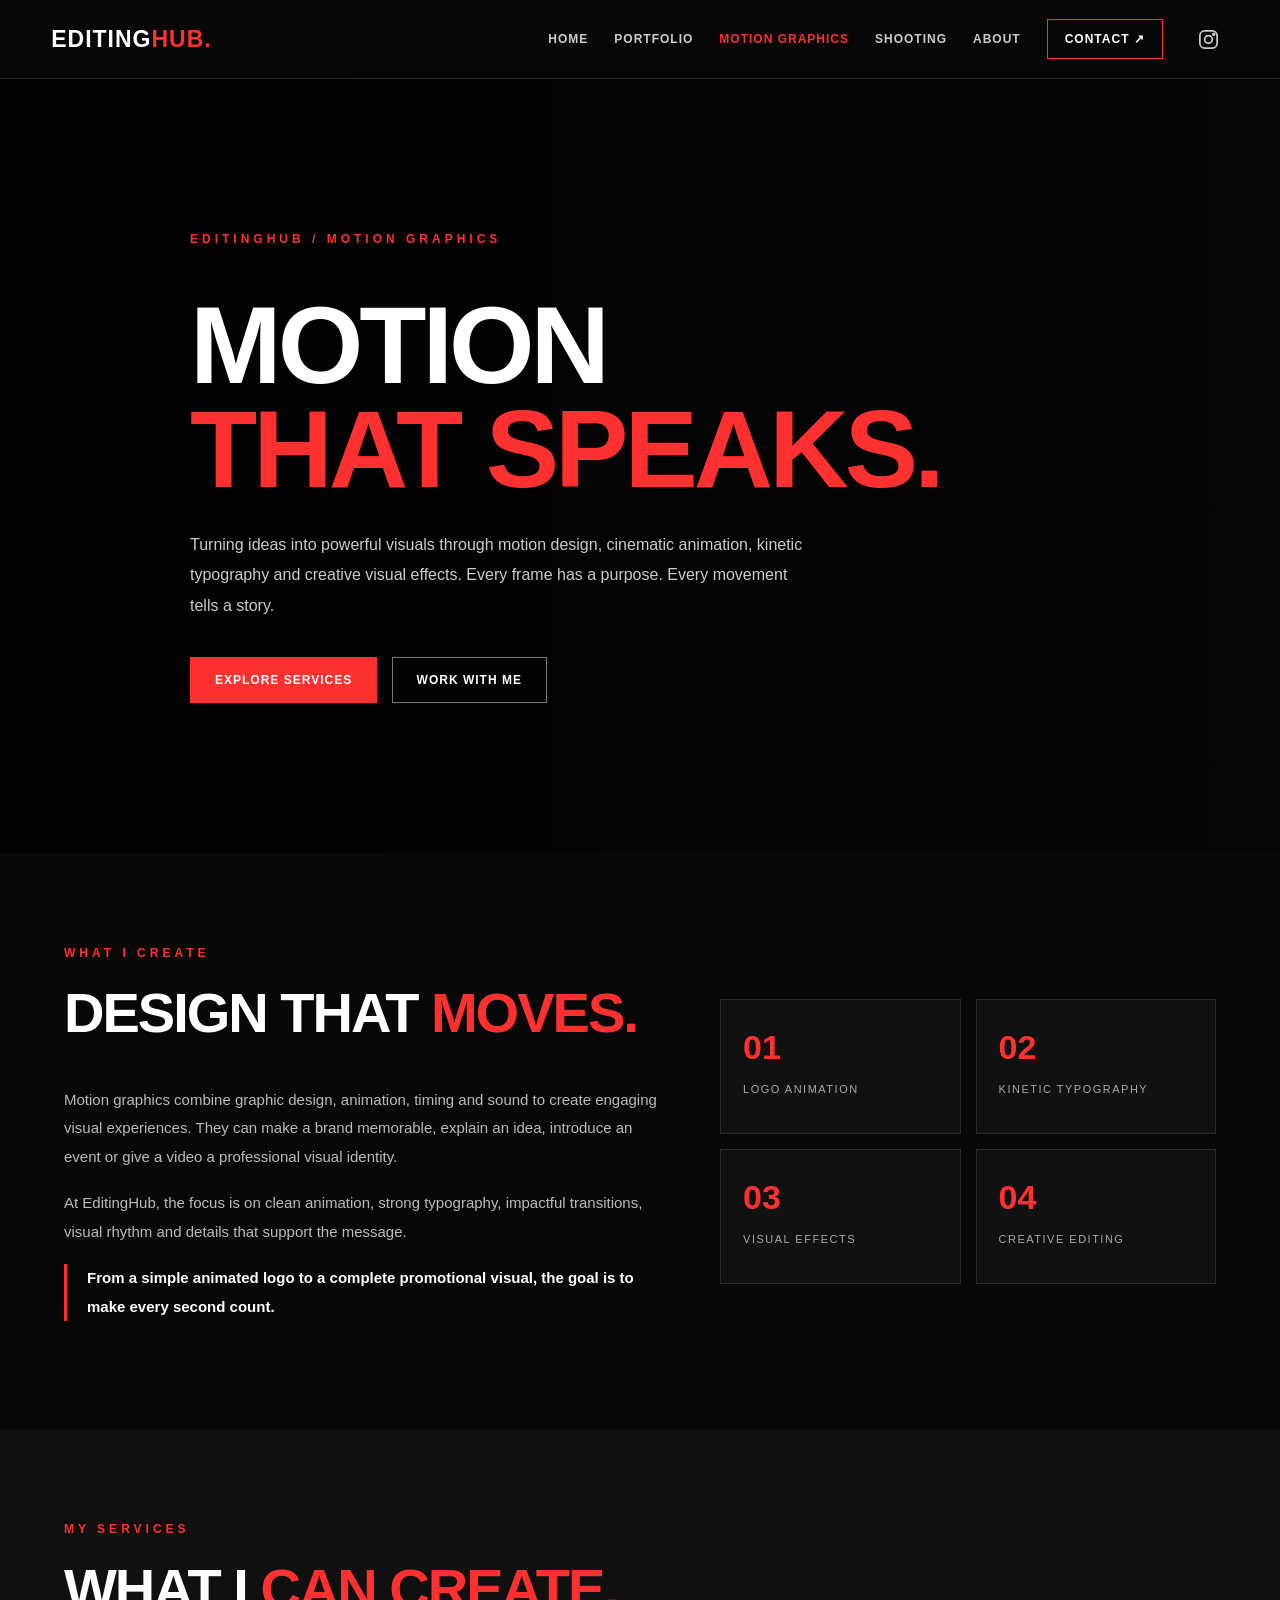
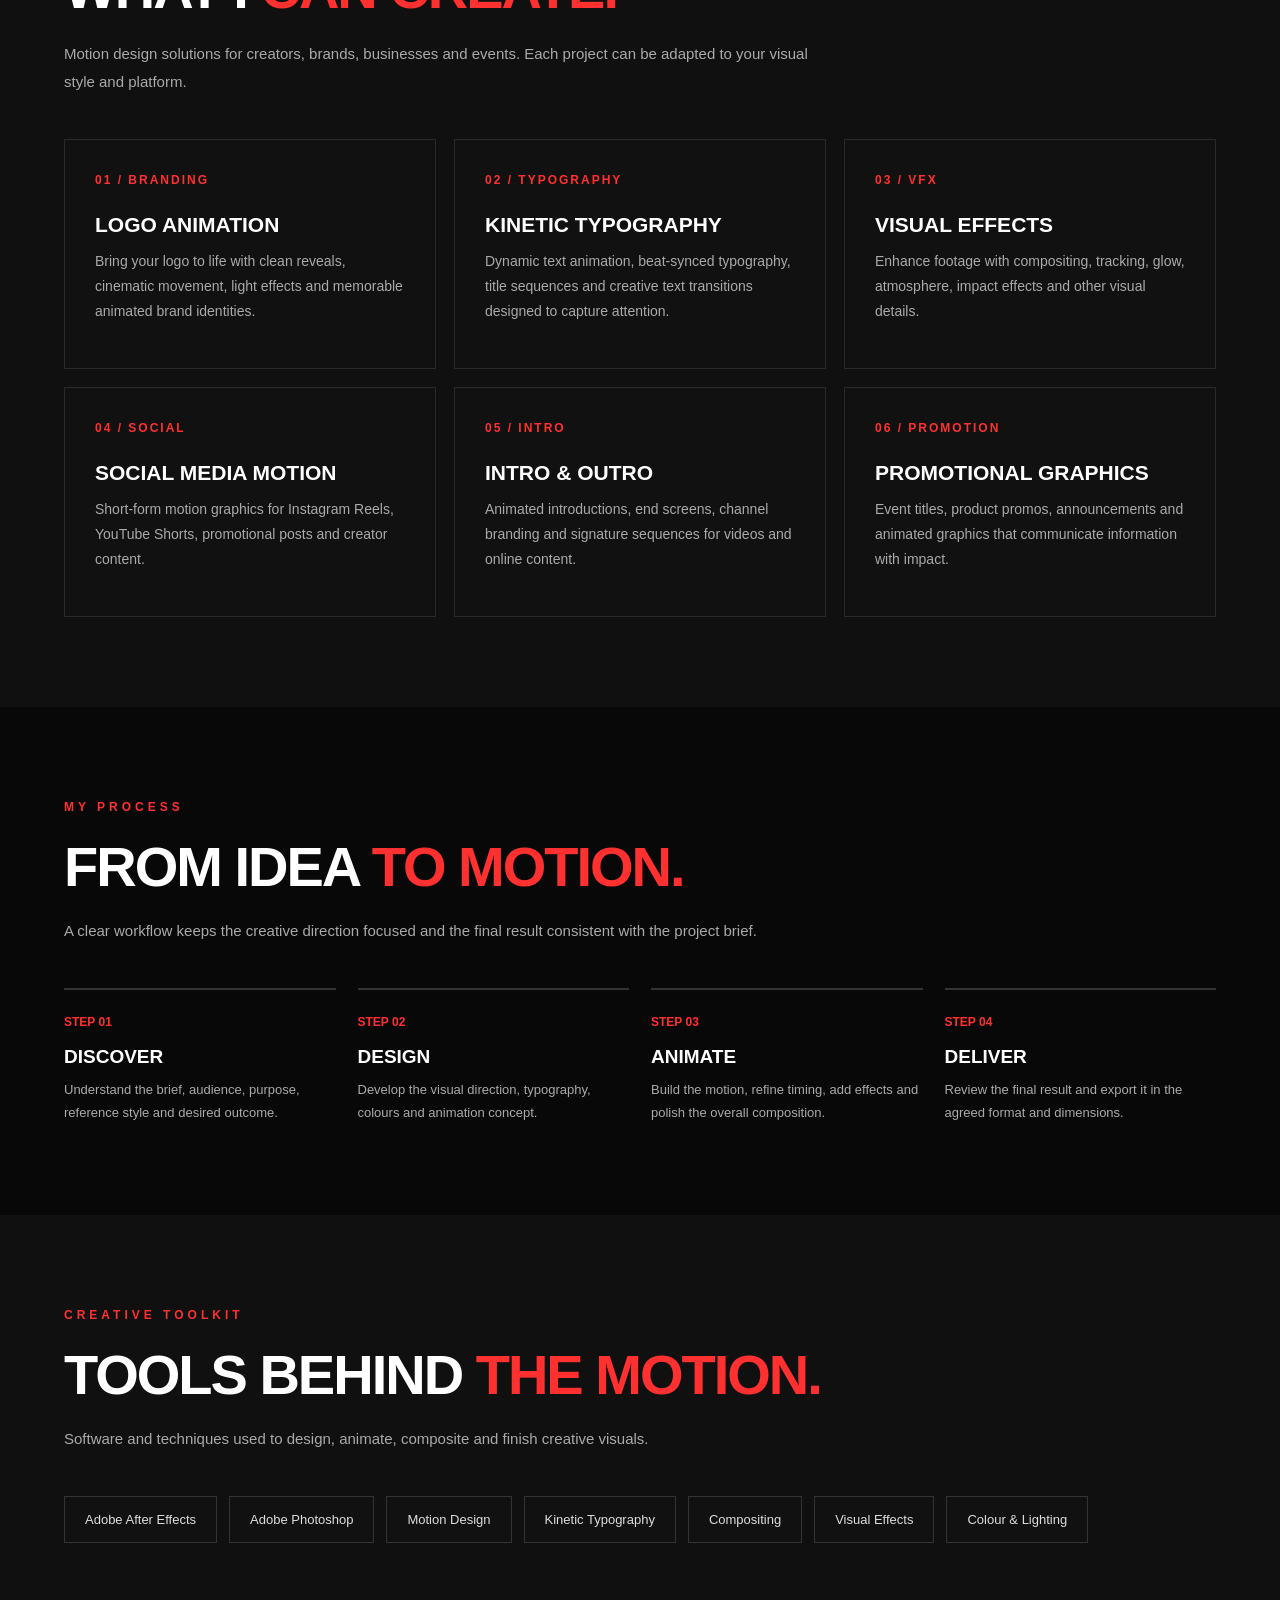
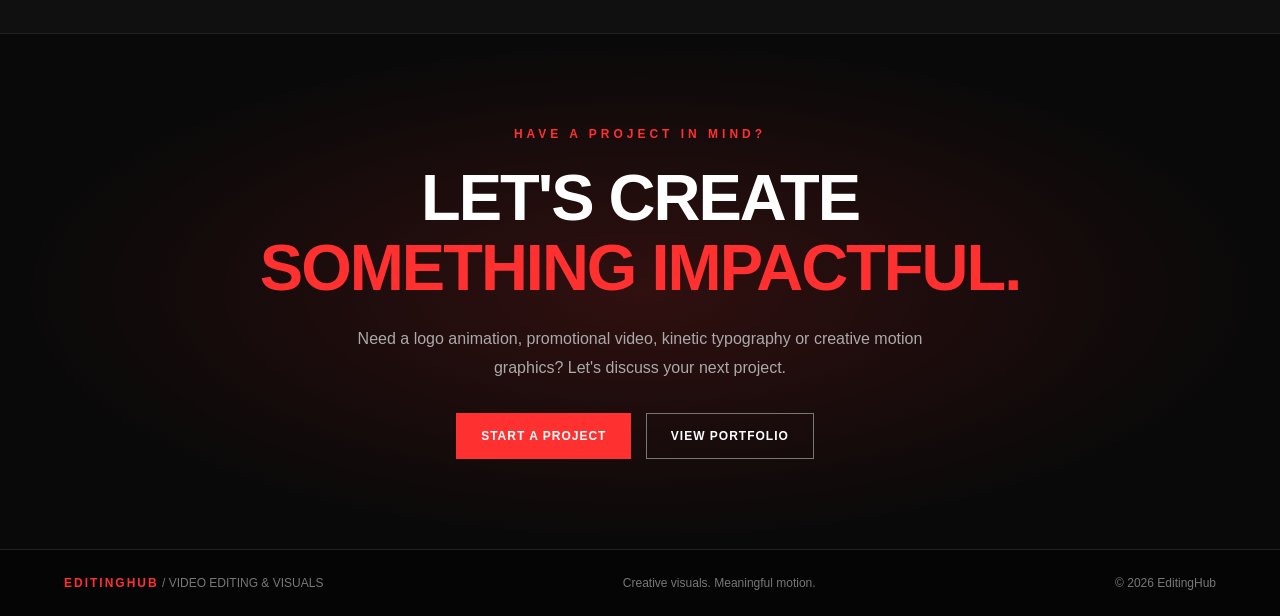
<file: motion-graphics.html>
<!DOCTYPE html>
<html lang="en">
<head>
  <meta charset="UTF-8">
  <meta name="viewport" content="width=device-width, initial-scale=1.0">
  <title>Motion Graphics | EditingHub</title>

  <link rel="stylesheet" href="style.css">

  <style>
    * {
      box-sizing: border-box;
      margin: 0;
      padding: 0;
    }

    html {
      scroll-behavior: smooth;
    }

    body {
      background: #080808;
      color: #fff;
      font-family: Arial, Helvetica, sans-serif;
    }

    a {
      color: inherit;
      text-decoration: none;
    }

    .mg-container {
      width: min(1180px, 90%);
      margin: auto;
    }

    /* TOP NAVIGATION BAR */

    .mg-navbar {
      position: sticky;
      top: 0;
      z-index: 1000;
      width: 100%;
      background: rgba(8, 8, 8, 0.94);
      border-bottom: 1px solid #262626;
      backdrop-filter: blur(12px);
    }

    .mg-nav-inner {
      width: min(1250px, 92%);
      min-height: 78px;
      margin: auto;
      display: flex;
      align-items: center;
      justify-content: space-between;
      gap: 25px;
    }

    .mg-logo {
      font-size: 23px;
      font-weight: 900;
      letter-spacing: 1px;
      white-space: nowrap;
    }

    .mg-logo span {
      color: #ff3030;
    }

    .mg-nav-links {
      display: flex;
      align-items: center;
      justify-content: flex-end;
      gap: 26px;
      flex-wrap: wrap;
    }

    .mg-nav-links a {
      color: #ccc;
      font-size: 12px;
      font-weight: 700;
      text-transform: uppercase;
      letter-spacing: 1px;
      transition: color 0.25s ease;
    }

    .mg-nav-links a:hover,
    .mg-nav-links a.active {
      color: #ff3030;
    }

    .mg-nav-links .mg-nav-contact {
      padding: 12px 17px;
      border: 1px solid #ff3030;
      color: #fff;
    }

    .mg-nav-links .mg-nav-contact:hover {
      background: #ff3030;
      color: #fff;
    }

    /* HERO */

    .mg-hero {
      position: relative;
      isolation: isolate;
      min-height: 86vh;
      display: flex;
      align-items: center;
      overflow: hidden;
      background: #080808;
    }

    .mg-video-background {
      position: absolute;
      inset: 0;
      z-index: -2;
      overflow: hidden;
      background: #080808;
    }

    .mg-sequence-video {
      position: absolute;
      inset: 0;
      width: 100%;
      height: 100%;
      object-fit: cover;
      opacity: 0;
      transition: opacity 1.2s ease-in-out;
      pointer-events: none;
    }

    .mg-sequence-video.active {
      opacity: 0.8;
    }

    .mg-hero::before {
      content: "";
      position: absolute;
      inset: 0;
      z-index: -1;
      background:
        linear-gradient(
          90deg,
          rgba(0, 0, 0, 0.83),
          rgba(0, 0, 0, 0.35)
        ),
        linear-gradient(
          0deg,
          #080808 0%,
          transparent 35%
        );
    }

    .mg-hero-content {
      position: relative;
      z-index: 1;
      padding: 100px 0;
      max-width: 900px;
    }

    .mg-eyebrow {
      display: inline-block;
      color: #ff3030;
      font-size: 12px;
      font-weight: 800;
      letter-spacing: 4px;
      text-transform: uppercase;
      margin-bottom: 22px;
    }

    .mg-hero h1 {
      font-size: clamp(48px, 9vw, 110px);
      font-weight: 900;
      line-height: 0.95;
      letter-spacing: -4px;
      text-transform: uppercase;
    }

    .mg-red {
      color: #ff3030;
    }

    .mg-hero-description {
      max-width: 630px;
      margin: 28px 0;
      color: #ccc;
      font-size: 16px;
      line-height: 1.9;
    }

    .mg-button {
      display: inline-block;
      margin: 8px 10px 0 0;
      padding: 15px 24px;
      background: #ff3030;
      border: 1px solid #ff3030;
      color: #fff;
      font-size: 12px;
      font-weight: 800;
      letter-spacing: 1px;
      text-transform: uppercase;
      transition: 0.25s;
    }

    .mg-button:hover {
      background: transparent;
      color: #ff3030;
    }

    .mg-button-outline {
      background: transparent;
      border-color: #777;
    }

    /* SECTIONS */

    .mg-section {
      padding: 90px 0;
    }

    .mg-section-dark {
      background: #101010;
    }

    .mg-section-heading {
      max-width: 760px;
      margin-bottom: 42px;
    }

    .mg-section-heading h2 {
      font-size: clamp(32px, 5vw, 56px);
      line-height: 1.1;
      letter-spacing: -2px;
      text-transform: uppercase;
    }

    .mg-section-heading p {
      margin-top: 20px;
      color: #aaa;
      font-size: 15px;
      line-height: 1.9;
    }

    .mg-intro-grid {
      display: grid;
      grid-template-columns: 1.1fr 0.9fr;
      gap: 50px;
      align-items: center;
    }

    .mg-intro-copy p {
      margin-bottom: 18px;
      color: #bbb;
      font-size: 15px;
      line-height: 1.9;
    }

    .mg-highlight {
      padding-left: 20px;
      border-left: 3px solid #ff3030;
      color: #fff !important;
      font-weight: 700;
    }

    .mg-stat-grid {
      display: grid;
      grid-template-columns: repeat(2, 1fr);
      gap: 15px;
    }

    .mg-stat {
      padding: 28px 22px;
      min-height: 135px;
      border: 1px solid #2b2b2b;
      background: #111;
    }

    .mg-stat strong {
      display: block;
      color: #ff3030;
      font-size: 34px;
      margin-bottom: 12px;
    }

    .mg-stat span {
      color: #aaa;
      font-size: 11px;
      letter-spacing: 1.5px;
      text-transform: uppercase;
    }

    /* SERVICE CARDS */

    .mg-service-grid {
      display: grid;
      grid-template-columns: repeat(3, 1fr);
      gap: 18px;
    }

    .mg-service-card {
      padding: 30px;
      min-height: 230px;
      border: 1px solid #292929;
      background: #111;
      transition: transform 0.3s, border-color 0.3s;
    }

    .mg-service-card:hover {
      transform: translateY(-5px);
      border-color: #ff3030;
    }

    .mg-service-number {
      color: #ff3030;
      font-size: 12px;
      font-weight: 800;
      letter-spacing: 2px;
    }

    .mg-service-card h3 {
      margin: 25px 0 12px;
      font-size: 21px;
      text-transform: uppercase;
    }

    .mg-service-card p {
      color: #aaa;
      font-size: 14px;
      line-height: 1.8;
    }

    /* WORKFLOW */

    .mg-workflow {
      display: grid;
      grid-template-columns: repeat(4, 1fr);
      gap: 22px;
    }

    .mg-step {
      padding-top: 22px;
      border-top: 2px solid #333;
    }

    .mg-step-number {
      color: #ff3030;
      font-size: 12px;
      font-weight: 800;
    }

    .mg-step h3 {
      margin: 16px 0 10px;
      font-size: 19px;
      text-transform: uppercase;
    }

    .mg-step p {
      color: #aaa;
      font-size: 13px;
      line-height: 1.8;
    }

    /* SOFTWARE */

    .mg-tools {
      display: flex;
      flex-wrap: wrap;
      gap: 12px;
    }

    .mg-tool {
      padding: 15px 20px;
      border: 1px solid #333;
      background: #111;
      color: #ddd;
      font-size: 13px;
    }

    /* CONTACT SECTION */

    .mg-cta {
      padding: 90px 20px;
      text-align: center;
      border-top: 1px solid #222;
      background:
        radial-gradient(
          ellipse at center,
          rgba(255, 48, 48, 0.16),
          transparent 70%
        ),
        #090909;
    }

    .mg-cta h2 {
      font-size: clamp(34px, 6vw, 65px);
      line-height: 1.08;
      letter-spacing: -2px;
      text-transform: uppercase;
    }

    .mg-cta p {
      max-width: 600px;
      margin: 22px auto;
      color: #aaa;
      line-height: 1.8;
    }

    /* FOOTER */

    .mg-footer {
      display: flex;
      align-items: center;
      justify-content: space-between;
      flex-wrap: wrap;
      gap: 20px;
      padding: 26px 5%;
      background: #050505;
      border-top: 1px solid #222;
      color: #777;
      font-size: 12px;
    }

    .mg-footer strong {
      color: #ff3030;
      letter-spacing: 2px;
    }

    /* MOBILE */

    @media (max-width: 900px) {
      .mg-nav-inner {
        padding: 17px 0;
        align-items: flex-start;
        flex-direction: column;
        gap: 16px;
      }

      .mg-nav-links {
        justify-content: flex-start;
        gap: 17px;
      }

      .mg-intro-grid {
        grid-template-columns: 1fr;
      }

      .mg-service-grid {
        grid-template-columns: repeat(2, 1fr);
      }

      .mg-workflow {
        grid-template-columns: repeat(2, 1fr);
      }
    }

    @media (max-width: 520px) {
      .mg-nav-links {
        gap: 13px;
      }

      .mg-nav-links a {
        font-size: 10px;
      }

      .mg-nav-links .mg-nav-contact {
        padding: 9px 11px;
      }

      .mg-hero h1 {
        letter-spacing: -2px;
      }

      .mg-service-grid,
      .mg-stat-grid,
      .mg-workflow {
        grid-template-columns: 1fr;
      }

      .mg-section {
        padding: 65px 0;
      }

      .mg-footer {
        align-items: flex-start;
        flex-direction: column;
      }
    }
  </style>
</head>

<body>

  <!-- TOP NAVIGATION -->

  <header class="mg-navbar">
    <nav class="mg-nav-inner" aria-label="Main navigation">

      <a href="index.html" class="mg-logo">
        EDITING<span>HUB.</span>
      </a>

      <div class="mg-nav-links">
        <a href="index.html">Home</a>
        <a href="portfolio.html">Portfolio</a>
        <a href="motion-graphics.html" class="active">Motion Graphics</a>
        <a href="shooting.html">Shooting</a>
        <a href="about.html">About</a>
        <a href="contact.html" class="mg-nav-contact">Contact ↗</a>
        <a href="https://www.instagram.com/editsthetic_05/"
   class="instagram-link"
   target="_blank"
   rel="noopener noreferrer"
   aria-label="Visit Instagram">
  <svg viewBox="0 0 24 24" aria-hidden="true">
    <rect x="3" y="3" width="18" height="18" rx="5"></rect>
    <circle cx="12" cy="12" r="4"></circle>
    <circle cx="17.5" cy="6.5" r="1"></circle>
  </svg>
</a>

      </div>

    </nav>
  </header>

  <!-- HERO WITH TWO SEQUENTIAL BACKGROUND VIDEOS -->

  <section class="mg-hero">

    <div class="mg-video-background" aria-hidden="true">

      <video
        id="mg-video-one"
        class="mg-sequence-video active"
        muted
        playsinline
        preload="auto"
      >
        <source src="motion-bg.mp4" type="video/mp4">
      </video>

      <video
        id="mg-video-two"
        class="mg-sequence-video"
        muted
        playsinline
        preload="auto"
      >
        <source src="motion-bg-2.mp4" type="video/mp4">
      </video>

    </div>

    <div class="mg-container mg-hero-content">

      <span class="mg-eyebrow">
        EditingHub / Motion Graphics
      </span>

      <h1>
        MOTION<br>
        <span class="mg-red">THAT SPEAKS.</span>
      </h1>

      <p class="mg-hero-description">
        Turning ideas into powerful visuals through motion design,
        cinematic animation, kinetic typography and creative visual effects.
        Every frame has a purpose. Every movement tells a story.
      </p>

      <a href="#services" class="mg-button">Explore Services</a>
      <a href="contact.html" class="mg-button mg-button-outline">Work With Me</a>

    </div>
  </section>

  <!-- ABOUT MOTION GRAPHICS -->

  <section class="mg-section">
    <div class="mg-container mg-intro-grid">

      <div class="mg-intro-copy">
        <div class="mg-section-heading">
          <span class="mg-eyebrow">What I Create</span>
          <h2>DESIGN THAT <span class="mg-red">MOVES.</span></h2>
        </div>

        <p>
          Motion graphics combine graphic design, animation, timing and
          sound to create engaging visual experiences. They can make a brand
          memorable, explain an idea, introduce an event or give a video a
          professional visual identity.
        </p>

        <p>
          At EditingHub, the focus is on clean animation, strong typography,
          impactful transitions, visual rhythm and details that support
          the message.
        </p>

        <p class="mg-highlight">
          From a simple animated logo to a complete promotional visual,
          the goal is to make every second count.
        </p>
      </div>

      <div class="mg-stat-grid">
        <div class="mg-stat">
          <strong>01</strong>
          <span>Logo Animation</span>
        </div>

        <div class="mg-stat">
          <strong>02</strong>
          <span>Kinetic Typography</span>
        </div>

        <div class="mg-stat">
          <strong>03</strong>
          <span>Visual Effects</span>
        </div>

        <div class="mg-stat">
          <strong>04</strong>
          <span>Creative Editing</span>
        </div>
      </div>

    </div>
  </section>

  <!-- SERVICES -->

  <section class="mg-section mg-section-dark" id="services">
    <div class="mg-container">

      <div class="mg-section-heading">
        <span class="mg-eyebrow">My Services</span>
        <h2>WHAT I <span class="mg-red">CAN CREATE.</span></h2>
        <p>
          Motion design solutions for creators, brands, businesses and events.
          Each project can be adapted to your visual style and platform.
        </p>
      </div>

      <div class="mg-service-grid">

        <article class="mg-service-card">
          <span class="mg-service-number">01 / BRANDING</span>
          <h3>Logo Animation</h3>
          <p>
            Bring your logo to life with clean reveals, cinematic movement,
            light effects and memorable animated brand identities.
          </p>
        </article>

        <article class="mg-service-card">
          <span class="mg-service-number">02 / TYPOGRAPHY</span>
          <h3>Kinetic Typography</h3>
          <p>
            Dynamic text animation, beat-synced typography, title sequences
            and creative text transitions designed to capture attention.
          </p>
        </article>

        <article class="mg-service-card">
          <span class="mg-service-number">03 / VFX</span>
          <h3>Visual Effects</h3>
          <p>
            Enhance footage with compositing, tracking, glow, atmosphere,
            impact effects and other visual details.
          </p>
        </article>

        <article class="mg-service-card">
          <span class="mg-service-number">04 / SOCIAL</span>
          <h3>Social Media Motion</h3>
          <p>
            Short-form motion graphics for Instagram Reels, YouTube Shorts,
            promotional posts and creator content.
          </p>
        </article>

        <article class="mg-service-card">
          <span class="mg-service-number">05 / INTRO</span>
          <h3>Intro & Outro</h3>
          <p>
            Animated introductions, end screens, channel branding and
            signature sequences for videos and online content.
          </p>
        </article>

        <article class="mg-service-card">
          <span class="mg-service-number">06 / PROMOTION</span>
          <h3>Promotional Graphics</h3>
          <p>
            Event titles, product promos, announcements and animated
            graphics that communicate information with impact.
          </p>
        </article>

      </div>
    </div>
  </section>

  <!-- WORKFLOW -->

  <section class="mg-section">
    <div class="mg-container">

      <div class="mg-section-heading">
        <span class="mg-eyebrow">My Process</span>
        <h2>FROM IDEA <span class="mg-red">TO MOTION.</span></h2>
        <p>
          A clear workflow keeps the creative direction focused and the
          final result consistent with the project brief.
        </p>
      </div>

      <div class="mg-workflow">

        <div class="mg-step">
          <span class="mg-step-number">STEP 01</span>
          <h3>Discover</h3>
          <p>
            Understand the brief, audience, purpose, reference style and
            desired outcome.
          </p>
        </div>

        <div class="mg-step">
          <span class="mg-step-number">STEP 02</span>
          <h3>Design</h3>
          <p>
            Develop the visual direction, typography, colours and
            animation concept.
          </p>
        </div>

        <div class="mg-step">
          <span class="mg-step-number">STEP 03</span>
          <h3>Animate</h3>
          <p>
            Build the motion, refine timing, add effects and polish
            the overall composition.
          </p>
        </div>

        <div class="mg-step">
          <span class="mg-step-number">STEP 04</span>
          <h3>Deliver</h3>
          <p>
            Review the final result and export it in the agreed format
            and dimensions.
          </p>
        </div>

      </div>
    </div>
  </section>

  <!-- SOFTWARE -->

  <section class="mg-section mg-section-dark">
    <div class="mg-container">

      <div class="mg-section-heading">
        <span class="mg-eyebrow">Creative Toolkit</span>
        <h2>TOOLS BEHIND <span class="mg-red">THE MOTION.</span></h2>
        <p>
          Software and techniques used to design, animate, composite
          and finish creative visuals.
        </p>
      </div>

      <div class="mg-tools">
        <span class="mg-tool">Adobe After Effects</span>
        <span class="mg-tool">Adobe Photoshop</span>
        <span class="mg-tool">Motion Design</span>
        <span class="mg-tool">Kinetic Typography</span>
        <span class="mg-tool">Compositing</span>
        <span class="mg-tool">Visual Effects</span>
        <span class="mg-tool">Colour & Lighting</span>
      </div>

    </div>
  </section>

  <!-- CONTACT CTA -->

  <section class="mg-cta">
    <div class="mg-container">

      <span class="mg-eyebrow">Have a Project in Mind?</span>

      <h2>
        LET'S CREATE<br>
        <span class="mg-red">SOMETHING IMPACTFUL.</span>
      </h2>

      <p>
        Need a logo animation, promotional video, kinetic typography
        or creative motion graphics? Let's discuss your next project.
      </p>

      <a href="contact.html" class="mg-button">Start a Project</a>
      <a href="portfolio.html" class="mg-button mg-button-outline">View Portfolio</a>

    </div>
  </section>

  <!-- FOOTER -->

  <footer class="mg-footer">
    <span><strong>EDITINGHUB</strong> / VIDEO EDITING & VISUALS</span>
    <span>Creative visuals. Meaningful motion.</span>
    <span>© <span id="mg-year"></span> EditingHub</span>
  </footer>

  <!-- BACKGROUND VIDEO LOOP -->

  <script>
    const videoOne = document.getElementById("mg-video-one");
    const videoTwo = document.getElementById("mg-video-two");

    const videos = [videoOne, videoTwo];
    let currentVideo = 0;
    let switching = false;
    const fadeDuration = 1200;

    function playVideo(index) {
      const video = videos[index];

      videos.forEach((item, i) => {
        if (i !== index) {
          item.classList.remove("active");
          item.pause();
        }
      });

      currentVideo = index;
      video.muted = true;
      video.classList.add("active");

      if (video.readyState >= 2) {
        video.currentTime = 0;

        video.play().catch(error => {
          console.warn("Background video could not play:", error);
        });
      } else {
        video.addEventListener("canplay", function onCanPlay() {
          video.removeEventListener("canplay", onCanPlay);

          video.currentTime = 0;
          video.play().catch(error => {
            console.warn("Background video could not play:", error);
          });
        });

        video.load();
      }
    }

    function switchVideo() {
      if (switching) return;

      switching = true;

      const oldVideo = videos[currentVideo];
      const nextIndex = (currentVideo + 1) % videos.length;

      oldVideo.classList.remove("active");

      setTimeout(() => {
        oldVideo.pause();

        try {
          oldVideo.currentTime = 0;
        } catch (error) {
          console.warn("Could not reset video:", error);
        }

        playVideo(nextIndex);
        switching = false;
      }, fadeDuration);
    }

    videos.forEach(video => {
      video.addEventListener("ended", () => {
        if (video === videos[currentVideo]) {
          switchVideo();
        }
      });

      video.addEventListener("error", () => {
        if (video === videos[currentVideo] && !switching) {
          console.warn("Could not load background video:", video.currentSrc);
          switchVideo();
        }
      });
    });

    // Start with the first video.
    playVideo(0);

    // Automatically update the copyright year.
    document.getElementById("mg-year").textContent =
      new Date().getFullYear();
  </script>

</body>
</html>
</file>
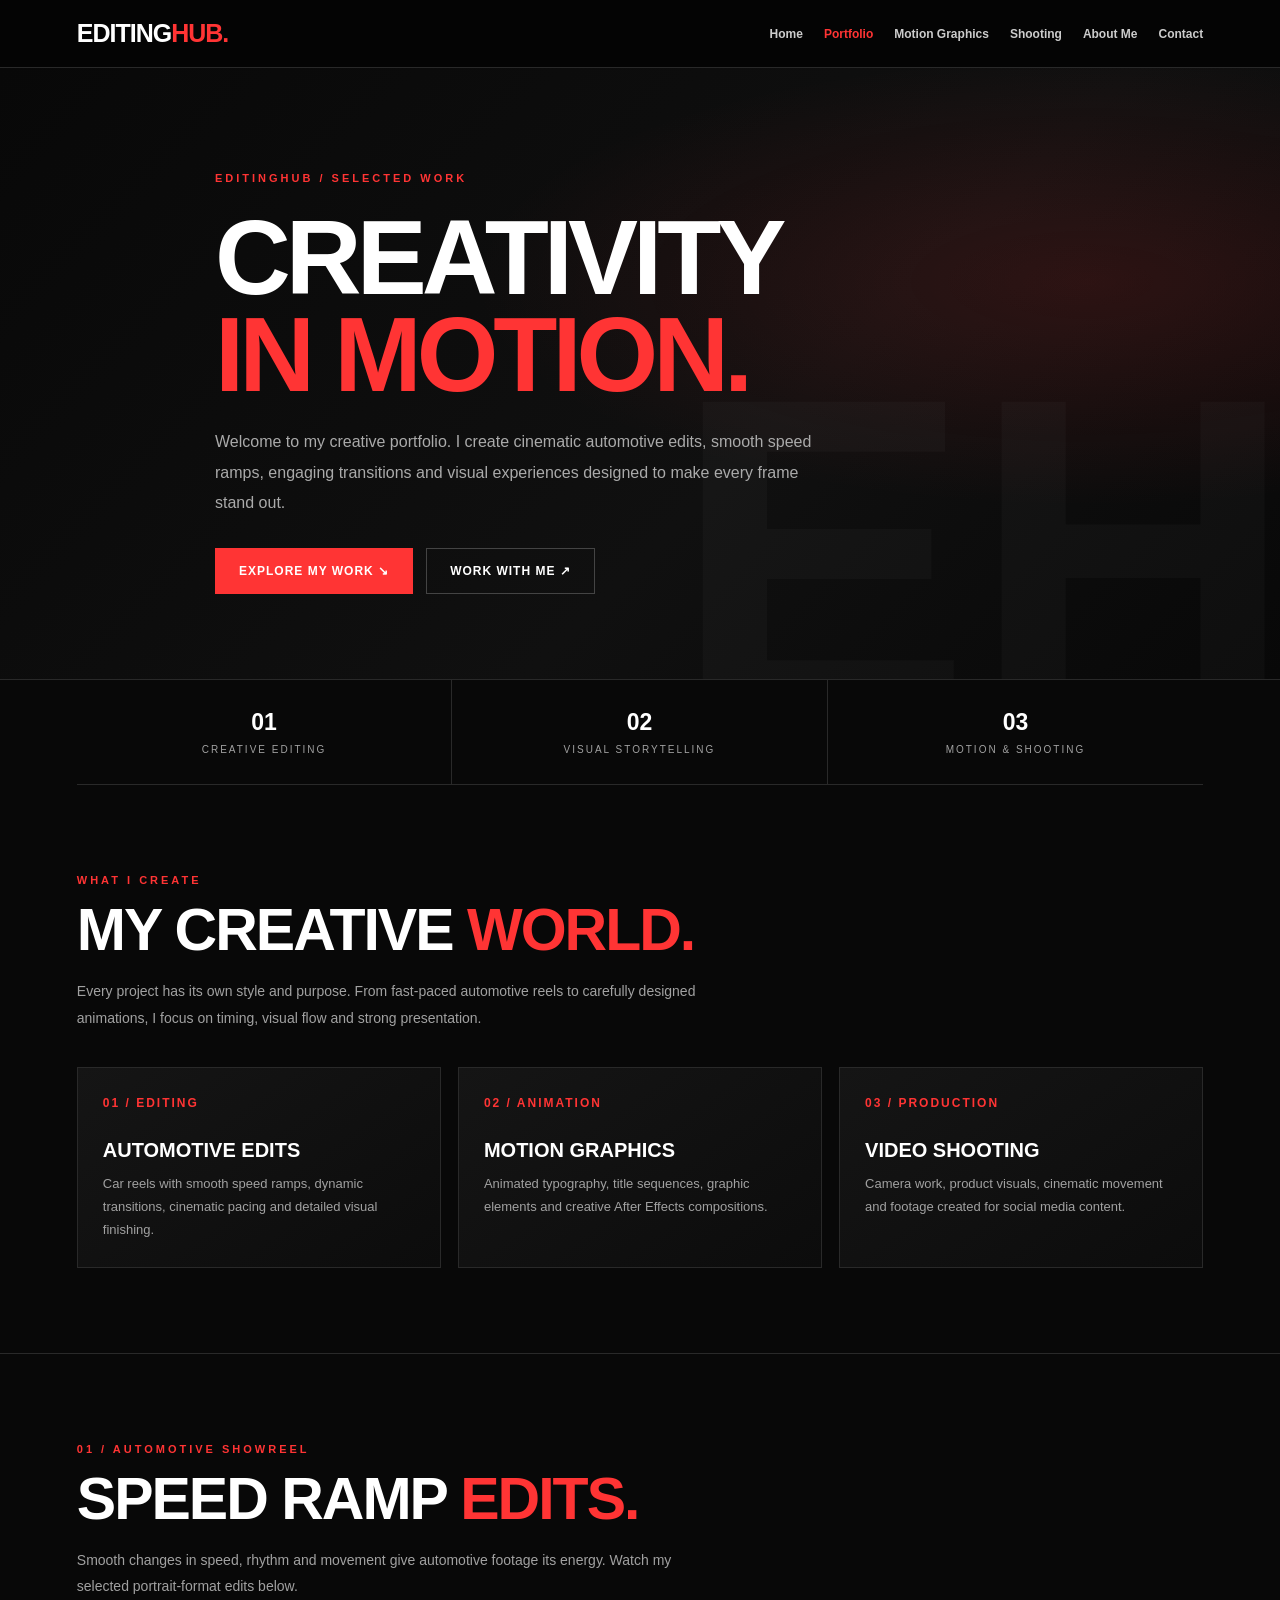
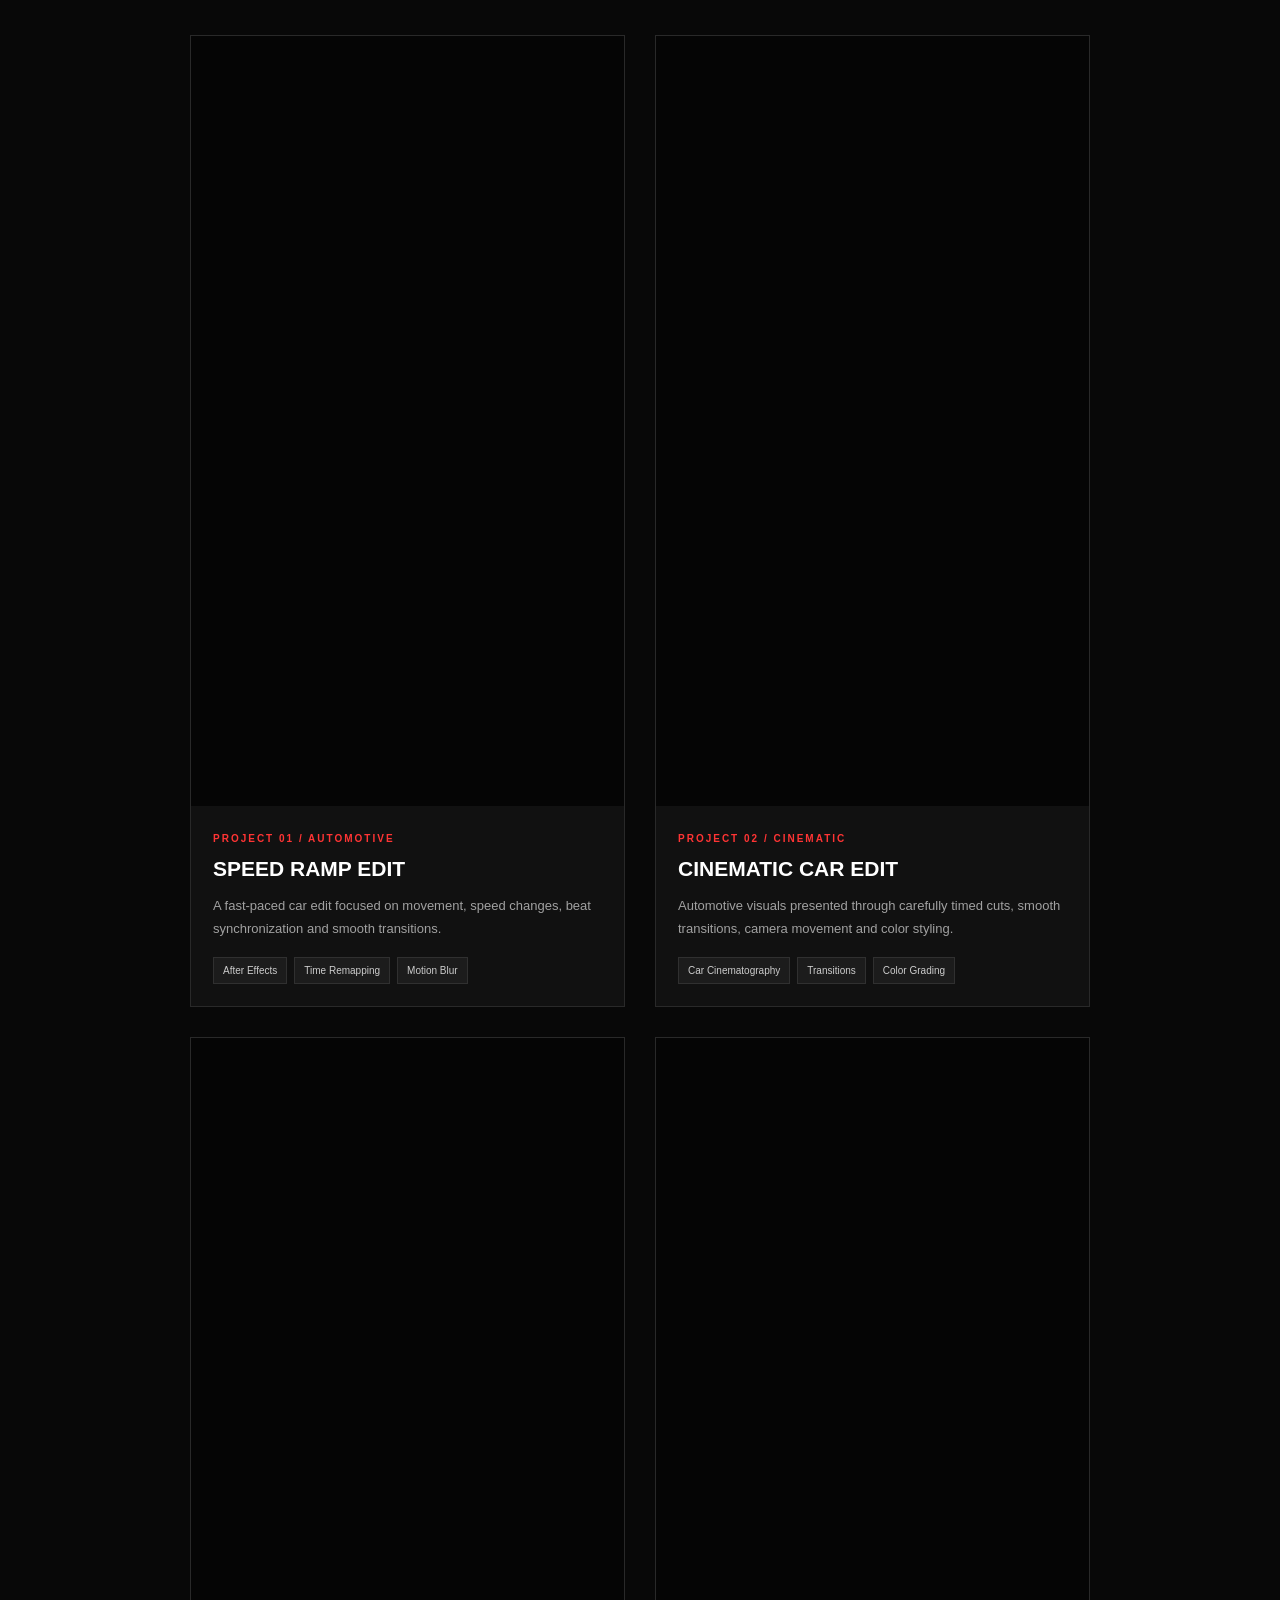
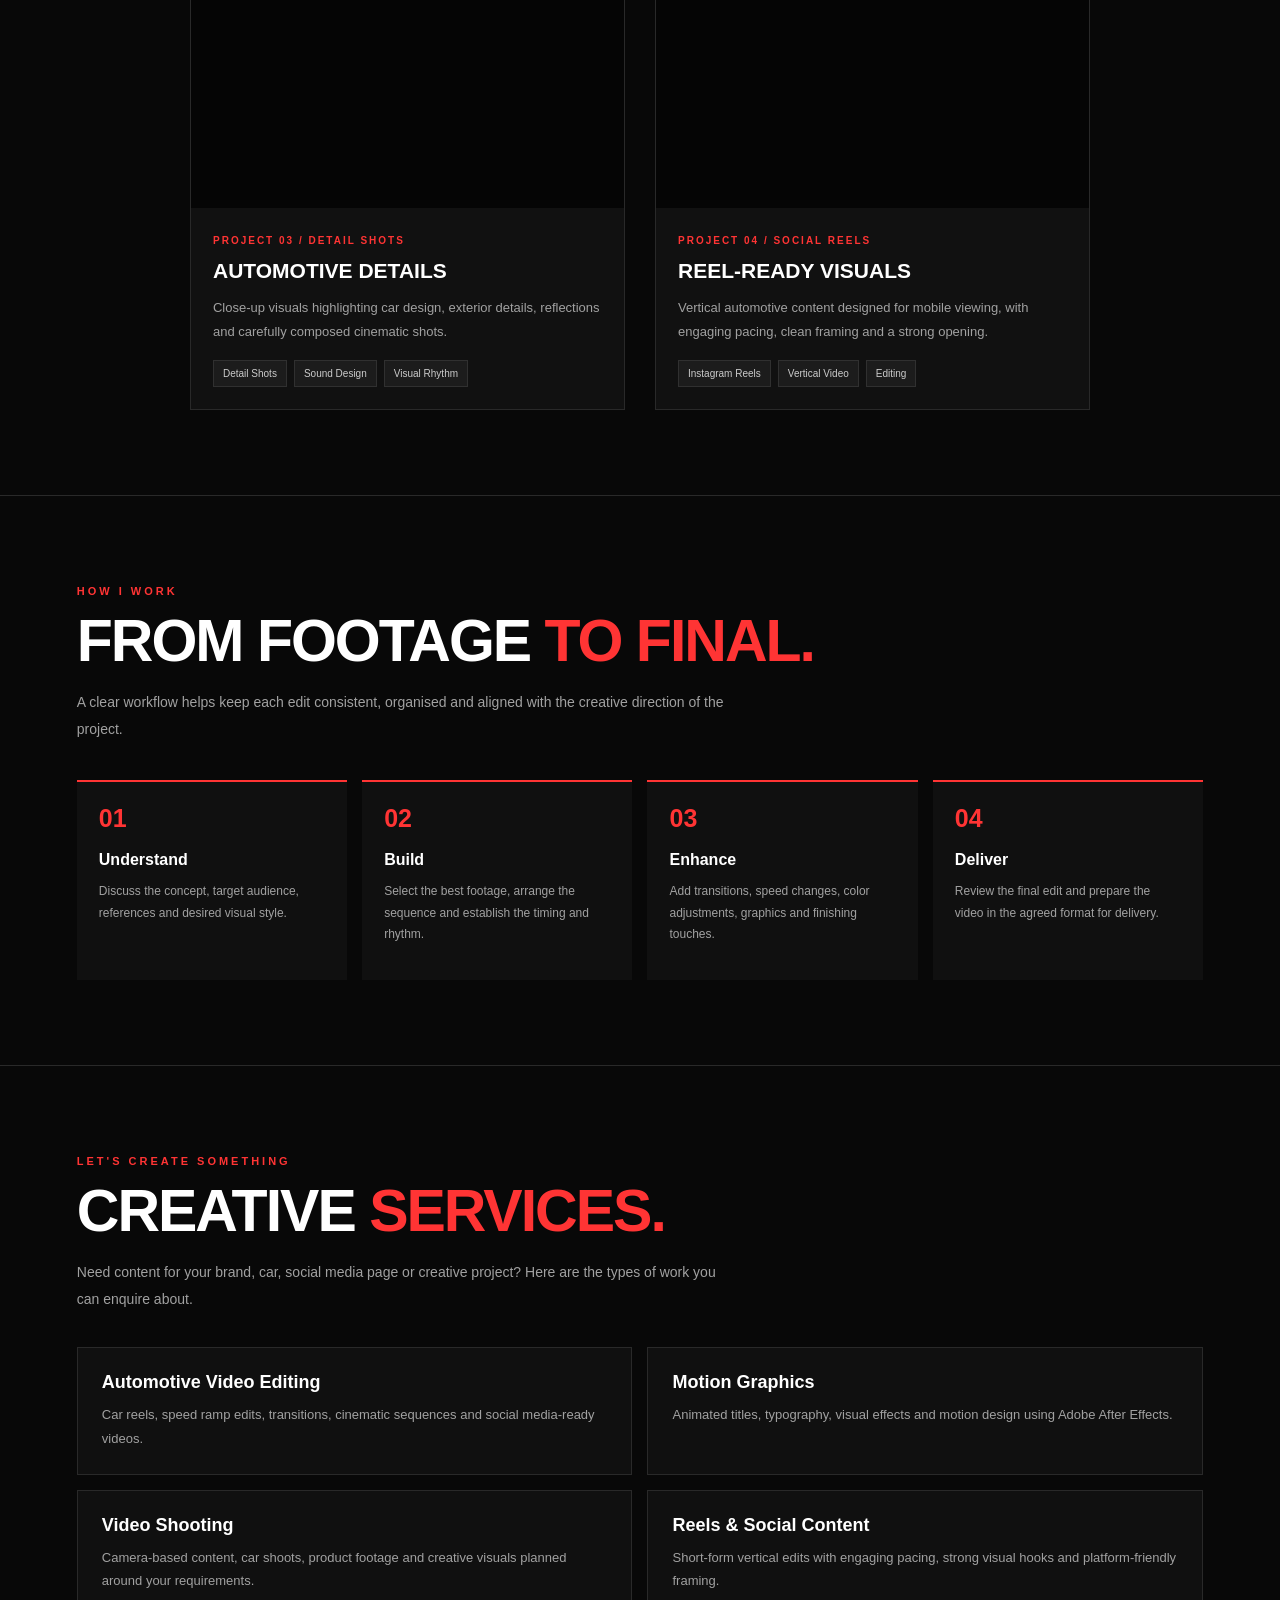
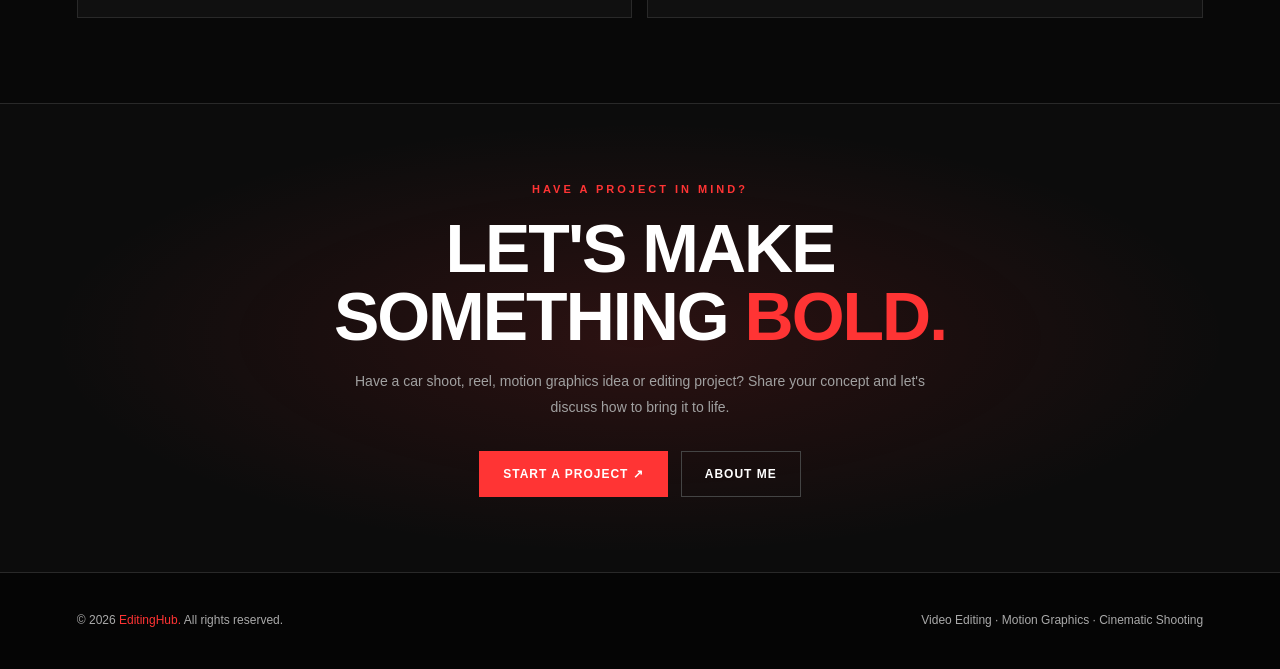
<file: portfolio.html>
<!DOCTYPE html>
<html lang="en">
<head>
  <meta charset="UTF-8">
  <meta name="viewport" content="width=device-width, initial-scale=1.0">

  <title>Portfolio | EditingHub</title>
  <meta name="description" content="Explore EditingHub's automotive edits, smooth speed ramps, cinematic visuals, motion graphics and video shooting projects.">

  <link rel="stylesheet" href="style.css">

  <style>
    /* ===== PORTFOLIO PAGE ===== */
    :root {
      --eh-red: #ff3434;
      --eh-black: #080808;
      --eh-card: #111111;
      --eh-border: #292929;
      --eh-muted: #a1a1a1;
    }

    * {
      box-sizing: border-box;
    }

    html {
      scroll-behavior: smooth;
    }

    body {
      margin: 0;
      background: var(--eh-black);
      color: #fff;
      font-family: Arial, Helvetica, sans-serif;
    }

    a {
      color: inherit;
    }

    .eh-nav {
      position: sticky;
      top: 0;
      z-index: 100;
      display: flex;
      justify-content: space-between;
      align-items: center;
      gap: 22px;
      padding: 19px 6%;
      background: rgba(5, 5, 5, .96);
      border-bottom: 1px solid var(--eh-border);
      backdrop-filter: blur(12px);
    }

    .eh-logo {
      color: #fff;
      font-size: 25px;
      font-weight: 900;
      letter-spacing: -1px;
      text-decoration: none;
      white-space: nowrap;
    }

    .eh-logo span {
      color: var(--eh-red);
    }

    .eh-nav-links {
      display: flex;
      flex-wrap: wrap;
      gap: 21px;
    }

    .eh-nav-links a {
      color: #ccc;
      font-size: 12px;
      font-weight: 700;
      text-decoration: none;
      transition: color .25s;
    }

    .eh-nav-links a:hover,
    .eh-nav-links a.active {
      color: var(--eh-red);
    }

    .eh-wrap {
      width: min(1160px, 88%);
      margin: 0 auto;
    }

    .eh-label {
      display: inline-block;
      color: var(--eh-red);
      font-size: 11px;
      font-weight: 800;
      letter-spacing: 3px;
      text-transform: uppercase;
    }

    .eh-red {
      color: var(--eh-red);
    }

    .eh-hero {
      position: relative;
      overflow: hidden;
      padding: 100px 0 85px;
      border-bottom: 1px solid var(--eh-border);
      background:
        radial-gradient(ellipse at 85% 35%,
          rgba(255, 52, 52, .13), transparent 40%),
        linear-gradient(135deg, #080808, #101010 60%, #080808);
    }

    .eh-hero::after {
      content: "EH";
      position: absolute;
      right: -15px;
      bottom: -100px;
      color: rgba(255, 255, 255, .025);
      font-size: clamp(200px, 35vw, 470px);
      font-weight: 900;
      line-height: 1;
      pointer-events: none;
    }

    .eh-hero-content {
      position: relative;
      z-index: 1;
      max-width: 850px;
    }

    .eh-hero h1 {
      margin: 24px 0;
      font-size: clamp(48px, 9vw, 105px);
      line-height: .92;
      letter-spacing: -5px;
      font-weight: 900;
      text-transform: uppercase;
    }

    .eh-hero h1 span {
      display: block;
      color: var(--eh-red);
    }

    .eh-hero-description {
      max-width: 610px;
      color: #aaa;
      font-size: 16px;
      line-height: 1.9;
    }

    .eh-actions {
      display: flex;
      flex-wrap: wrap;
      gap: 13px;
      margin-top: 30px;
    }

    .eh-button {
      display: inline-block;
      padding: 15px 23px;
      border: 1px solid var(--eh-red);
      background: var(--eh-red);
      color: #fff;
      font-size: 12px;
      font-weight: 800;
      letter-spacing: 1px;
      text-decoration: none;
      transition: .25s;
    }

    .eh-button:hover {
      background: #d91e1e;
      border-color: #d91e1e;
      transform: translateY(-2px);
    }

    .eh-button-outline {
      background: transparent;
      border-color: #444;
    }

    .eh-button-outline:hover {
      background: #171717;
      border-color: var(--eh-red);
    }

    .eh-stats {
      display: grid;
      grid-template-columns: repeat(3, 1fr);
      border-bottom: 1px solid var(--eh-border);
    }

    .eh-stat {
      padding: 29px 15px;
      text-align: center;
      border-right: 1px solid var(--eh-border);
    }

    .eh-stat:last-child {
      border-right: none;
    }

    .eh-stat strong {
      display: block;
      font-size: 23px;
      font-weight: 900;
    }

    .eh-stat span {
      display: block;
      margin-top: 8px;
      color: var(--eh-muted);
      font-size: 10px;
      letter-spacing: 2px;
      text-transform: uppercase;
    }

    .eh-section {
      padding: 85px 0;
      border-bottom: 1px solid var(--eh-border);
    }

    .eh-section-heading {
      display: flex;
      align-items: end;
      justify-content: space-between;
      gap: 25px;
      margin-bottom: 15px;
    }

    .eh-section-heading h2 {
      margin: 13px 0 0;
      font-size: clamp(34px, 5vw, 59px);
      line-height: 1;
      letter-spacing: -2px;
      font-weight: 900;
      text-transform: uppercase;
    }

    .eh-section-intro {
      max-width: 650px;
      margin: 18px 0 35px;
      color: var(--eh-muted);
      font-size: 14px;
      line-height: 1.9;
    }

    /* Project categories */
    .eh-category-grid {
      display: grid;
      grid-template-columns: repeat(3, minmax(0, 1fr));
      gap: 17px;
      margin-top: 35px;
    }

    .eh-category {
      min-height: 185px;
      padding: 25px;
      background: linear-gradient(145deg, #151515, #0c0c0c);
      border: 1px solid var(--eh-border);
      transition: .3s;
    }

    .eh-category:hover {
      border-color: var(--eh-red);
      transform: translateY(-4px);
    }

    .eh-category-number {
      color: var(--eh-red);
      font-size: 12px;
      font-weight: 800;
      letter-spacing: 2px;
    }

    .eh-category h3 {
      margin: 28px 0 10px;
      font-size: 20px;
      text-transform: uppercase;
    }

    .eh-category p {
      margin: 0;
      color: var(--eh-muted);
      font-size: 13px;
      line-height: 1.8;
    }

    /* Portrait video projects */
    .eh-project-grid {
      display: grid;
      grid-template-columns: repeat(2, minmax(0, 1fr));
      gap: 30px;
      max-width: 900px;
      margin: 35px auto 0;
    }

    .eh-project-card {
      min-width: 0;
      overflow: hidden;
      background: var(--eh-card);
      border: 1px solid var(--eh-border);
      transition: border-color .3s, transform .3s;
    }

    .eh-project-card:hover {
      border-color: var(--eh-red);
      transform: translateY(-4px);
    }

    .eh-video-frame {
      position: relative;
      overflow: hidden;
      background: #050505;
    }

    .eh-video-frame video {
      display: block;
      width: 100%;
      aspect-ratio: 9 / 16;
      object-fit: cover;
      background: #050505;
    }

    .eh-project-info {
      padding: 22px;
    }

    .eh-project-type {
      color: var(--eh-red);
      font-size: 10px;
      font-weight: 800;
      letter-spacing: 2px;
      text-transform: uppercase;
    }

    .eh-project-info h3 {
      margin: 11px 0;
      font-size: 21px;
      text-transform: uppercase;
    }

    .eh-project-info p {
      color: var(--eh-muted);
      font-size: 13px;
      line-height: 1.8;
    }

    .eh-tags {
      display: flex;
      flex-wrap: wrap;
      gap: 7px;
      margin-top: 17px;
    }

    .eh-tags span {
      padding: 7px 9px;
      background: #1c1c1c;
      color: #ccc;
      font-size: 10px;
      border: 1px solid #303030;
    }

    /* Editing workflow */
    .eh-process-grid {
      display: grid;
      grid-template-columns: repeat(4, minmax(0, 1fr));
      gap: 15px;
      margin-top: 38px;
    }

    .eh-process-card {
      padding: 22px;
      background: #101010;
      border-top: 2px solid var(--eh-red);
    }

    .eh-process-card .number {
      color: var(--eh-red);
      font-size: 25px;
      font-weight: 900;
    }

    .eh-process-card h3 {
      margin: 18px 0 10px;
      font-size: 16px;
    }

    .eh-process-card p {
      color: var(--eh-muted);
      font-size: 12px;
      line-height: 1.8;
    }

    /* Services */
    .eh-service-grid {
      display: grid;
      grid-template-columns: repeat(2, minmax(0, 1fr));
      gap: 15px;
      margin-top: 35px;
    }

    .eh-service {
      padding: 24px;
      border: 1px solid var(--eh-border);
      background: #101010;
    }

    .eh-service h3 {
      margin: 0 0 10px;
      font-size: 18px;
    }

    .eh-service p {
      margin: 0;
      color: var(--eh-muted);
      font-size: 13px;
      line-height: 1.8;
    }

    /* Contact call to action */
    .eh-cta {
      padding: 75px 25px;
      text-align: center;
      background:
        radial-gradient(ellipse at center,
          rgba(255, 52, 52, .13), transparent 65%),
        #0c0c0c;
    }

    .eh-cta h2 {
      margin: 17px auto;
      max-width: 800px;
      font-size: clamp(35px, 6vw, 68px);
      line-height: 1;
      letter-spacing: -2px;
      text-transform: uppercase;
    }

    .eh-cta p {
      max-width: 570px;
      margin: 18px auto 28px;
      color: var(--eh-muted);
      font-size: 14px;
      line-height: 1.9;
    }

    .eh-footer {
      padding: 25px 6%;
      background: #050505;
      border-top: 1px solid var(--eh-border);
      color: #888;
      text-align: center;
      font-size: 12px;
      line-height: 1.8;
    }

    .eh-footer span {
      color: var(--eh-red);
    }

    @media (max-width: 760px) {
      .eh-nav {
        position: relative;
        align-items: flex-start;
        flex-direction: column;
      }

      .eh-nav-links {
        gap: 14px;
      }

      .eh-hero {
        padding: 75px 0;
      }

      .eh-hero h1 {
        letter-spacing: -2px;
      }

      .eh-category-grid {
        grid-template-columns: 1fr;
      }

      .eh-process-grid {
        grid-template-columns: repeat(2, minmax(0, 1fr));
      }

      .eh-section {
        padding: 60px 0;
      }
    }

    @media (max-width: 520px) {
      .eh-wrap {
        width: 90%;
      }

      .eh-nav-links {
        gap: 12px;
      }

      .eh-nav-links a {
        font-size: 11px;
      }

      .eh-stats {
        grid-template-columns: 1fr;
      }

      .eh-stat {
        border-right: none;
        border-bottom: 1px solid var(--eh-border);
      }

      .eh-stat:last-child {
        border-bottom: none;
      }

      .eh-project-grid {
        gap: 12px;
      }

      .eh-project-info {
        padding: 12px;
      }

      .eh-project-info h3 {
        font-size: 15px;
      }

      .eh-project-info p {
        font-size: 11px;
      }

      .eh-tags {
        gap: 5px;
      }

      .eh-tags span {
        font-size: 9px;
        padding: 5px;
      }

      .eh-process-grid,
      .eh-service-grid {
        grid-template-columns: 1fr;
      }

      .eh-section-heading {
        align-items: flex-start;
        flex-direction: column;
      }
    }
  </style>
</head>

<body>

  <!-- NAVIGATION -->
  <nav class="eh-nav">

    <a href="index.html" class="eh-logo">
      EDITING<span>HUB.</span>
    </a>

    <div class="eh-nav-links">
      <a href="index.html">Home</a>
      <a href="portfolio.html" class="active">Portfolio</a>
      <a href="motion-graphics.html">Motion Graphics</a>
      <a href="shooting.html">Shooting</a>
      <a href="about.html">About Me</a>
      <a href="contact.html">Contact</a>


    </div>
  </nav>

  <!-- HERO -->
  <header class="eh-hero">
    <div class="eh-wrap eh-hero-content">
      <span class="eh-label">EDITINGHUB / SELECTED WORK</span>

      <h1>
        CREATIVITY
        <span>IN MOTION.</span>
      </h1>

      <p class="eh-hero-description">
        Welcome to my creative portfolio. I create cinematic automotive
        edits, smooth speed ramps, engaging transitions and visual
        experiences designed to make every frame stand out.
      </p>

      <div class="eh-actions">
        <a href="#projects" class="eh-button">EXPLORE MY WORK ↘</a>
        <a href="contact.html" class="eh-button eh-button-outline">
          WORK WITH ME ↗
        </a>
      </div>
    </div>
  </header>

  <!-- QUICK INTRO STATS -->
  <section class="eh-wrap">
    <div class="eh-stats">
      <div class="eh-stat">
        <strong>01</strong>
        <span>Creative Editing</span>
      </div>
      <div class="eh-stat">
        <strong>02</strong>
        <span>Visual Storytelling</span>
      </div>
      <div class="eh-stat">
        <strong>03</strong>
        <span>Motion & Shooting</span>
      </div>
    </div>
  </section>

  <!-- CATEGORIES -->
  <section class="eh-section">
    <div class="eh-wrap">
      <span class="eh-label">WHAT I CREATE</span>

      <div class="eh-section-heading">
        <h2>My Creative <span class="eh-red">World.</span></h2>
      </div>

      <p class="eh-section-intro">
        Every project has its own style and purpose. From fast-paced
        automotive reels to carefully designed animations, I focus on
        timing, visual flow and strong presentation.
      </p>

      <div class="eh-category-grid">
        <article class="eh-category">
          <span class="eh-category-number">01 / EDITING</span>
          <h3>Automotive Edits</h3>
          <p>
            Car reels with smooth speed ramps, dynamic transitions,
            cinematic pacing and detailed visual finishing.
          </p>
        </article>

        <article class="eh-category">
          <span class="eh-category-number">02 / ANIMATION</span>
          <h3>Motion Graphics</h3>
          <p>
            Animated typography, title sequences, graphic elements
            and creative After Effects compositions.
          </p>
        </article>

        <article class="eh-category">
          <span class="eh-category-number">03 / PRODUCTION</span>
          <h3>Video Shooting</h3>
          <p>
            Camera work, product visuals, cinematic movement
            and footage created for social media content.
          </p>
        </article>
      </div>
    </div>
  </section>

  <!-- PROJECT PORTFOLIO -->
  <section class="eh-section" id="projects">
    <div class="eh-wrap">
      <span class="eh-label">01 / AUTOMOTIVE SHOWREEL</span>

      <div class="eh-section-heading">
        <h2>Speed Ramp <span class="eh-red">Edits.</span></h2>
      </div>

      <p class="eh-section-intro">
        Smooth changes in speed, rhythm and movement give automotive
        footage its energy. Watch my selected portrait-format edits below.
      </p>

      <div class="eh-project-grid">

        <!-- PROJECT 01: LEFT -->
        <article class="eh-project-card">
          <div class="eh-video-frame">
            <video autoplay muted loop playsinline preload="metadata"
                   aria-label="Automotive speed ramp edit one">
              <source src="speedramp-01.mp4" type="video/mp4">
              Your browser does not support HTML video.
            </video>
          </div>

          <div class="eh-project-info">
            <span class="eh-project-type">PROJECT 01 / AUTOMOTIVE</span>
            <h3>Speed Ramp Edit</h3>

            <p>
              A fast-paced car edit focused on movement, speed changes,
              beat synchronization and smooth transitions.
            </p>

            <div class="eh-tags">
              <span>After Effects</span>
              <span>Time Remapping</span>
              <span>Motion Blur</span>
            </div>
          </div>
        </article>

        <!-- PROJECT 02: RIGHT -->
        <article class="eh-project-card">
          <div class="eh-video-frame">
            <video autoplay muted loop playsinline preload="metadata"
                   aria-label="Cinematic car edit two">
              <source src="speedramp-02.mp4" type="video/mp4">
              Your browser does not support HTML video.
            </video>
          </div>

          <div class="eh-project-info">
            <span class="eh-project-type">PROJECT 02 / CINEMATIC</span>
            <h3>Cinematic Car Edit</h3>

            <p>
              Automotive visuals presented through carefully timed cuts,
              smooth transitions, camera movement and color styling.
            </p>

            <div class="eh-tags">
              <span>Car Cinematography</span>
              <span>Transitions</span>
              <span>Color Grading</span>
            </div>
          </div>
        </article>

        <!-- PROJECT 03: LEFT -->
        <article class="eh-project-card">
          <div class="eh-video-frame">
            <video autoplay muted loop playsinline preload="metadata"
                   aria-label="Automotive detail edit three">
              <source src="speedramp-03.mp4" type="video/mp4">
              Your browser does not support HTML video.
            </video>
          </div>

          <div class="eh-project-info">
            <span class="eh-project-type">PROJECT 03 / DETAIL SHOTS</span>
            <h3>Automotive Details</h3>

            <p>
              Close-up visuals highlighting car design, exterior details,
              reflections and carefully composed cinematic shots.
            </p>

            <div class="eh-tags">
              <span>Detail Shots</span>
              <span>Sound Design</span>
              <span>Visual Rhythm</span>
            </div>
          </div>
        </article>

        <!-- PROJECT 04: RIGHT -->
        <article class="eh-project-card">
          <div class="eh-video-frame">
            <video autoplay muted loop playsinline preload="metadata"
                   aria-label="Creative automotive reel four">
              <source src="speedramp-04.mp4" type="video/mp4">
              Your browser does not support HTML video.
            </video>
          </div>

          <div class="eh-project-info">
            <span class="eh-project-type">PROJECT 04 / SOCIAL REELS</span>
            <h3>Reel-Ready Visuals</h3>

            <p>
              Vertical automotive content designed for mobile viewing,
              with engaging pacing, clean framing and a strong opening.
            </p>

            <div class="eh-tags">
              <span>Instagram Reels</span>
              <span>Vertical Video</span>
              <span>Editing</span>
            </div>
          </div>
        </article>

      </div>
    </div>
  </section>

  <!-- WORKFLOW -->
  <section class="eh-section">
    <div class="eh-wrap">
      <span class="eh-label">HOW I WORK</span>

      <div class="eh-section-heading">
        <h2>From Footage <span class="eh-red">To Final.</span></h2>
      </div>

      <p class="eh-section-intro">
        A clear workflow helps keep each edit consistent, organised
        and aligned with the creative direction of the project.
      </p>

      <div class="eh-process-grid">
        <article class="eh-process-card">
          <span class="number">01</span>
          <h3>Understand</h3>
          <p>
            Discuss the concept, target audience, references and
            desired visual style.
          </p>
        </article>

        <article class="eh-process-card">
          <span class="number">02</span>
          <h3>Build</h3>
          <p>
            Select the best footage, arrange the sequence and establish
            the timing and rhythm.
          </p>
        </article>

        <article class="eh-process-card">
          <span class="number">03</span>
          <h3>Enhance</h3>
          <p>
            Add transitions, speed changes, color adjustments,
            graphics and finishing touches.
          </p>
        </article>

        <article class="eh-process-card">
          <span class="number">04</span>
          <h3>Deliver</h3>
          <p>
            Review the final edit and prepare the video in the
            agreed format for delivery.
          </p>
        </article>
      </div>
    </div>
  </section>

  <!-- SERVICES -->
  <section class="eh-section">
    <div class="eh-wrap">
      <span class="eh-label">LET'S CREATE SOMETHING</span>

      <div class="eh-section-heading">
        <h2>Creative <span class="eh-red">Services.</span></h2>
      </div>

      <p class="eh-section-intro">
        Need content for your brand, car, social media page or creative
        project? Here are the types of work you can enquire about.
      </p>

      <div class="eh-service-grid">
        <article class="eh-service">
          <h3>Automotive Video Editing</h3>
          <p>
            Car reels, speed ramp edits, transitions, cinematic sequences
            and social media-ready videos.
          </p>
        </article>

        <article class="eh-service">
          <h3>Motion Graphics</h3>
          <p>
            Animated titles, typography, visual effects and motion
            design using Adobe After Effects.
          </p>
        </article>

        <article class="eh-service">
          <h3>Video Shooting</h3>
          <p>
            Camera-based content, car shoots, product footage and
            creative visuals planned around your requirements.
          </p>
        </article>

        <article class="eh-service">
          <h3>Reels & Social Content</h3>
          <p>
            Short-form vertical edits with engaging pacing, strong
            visual hooks and platform-friendly framing.
          </p>
        </article>
      </div>
    </div>
  </section>

  <!-- CONTACT CTA -->
  <section class="eh-cta">
    <span class="eh-label">HAVE A PROJECT IN MIND?</span>

    <h2>
      LET'S MAKE<br>
      SOMETHING <span class="eh-red">BOLD.</span>
    </h2>

    <p>
      Have a car shoot, reel, motion graphics idea or editing project?
      Share your concept and let's discuss how to bring it to life.
    </p>

    <div class="eh-actions" style="justify-content:center;">
      <a href="contact.html" class="eh-button">
        START A PROJECT ↗
      </a>

      <a href="about.html" class="eh-button eh-button-outline">
        ABOUT ME
      </a>
    </div>
  </section>

  <!-- FOOTER -->
  <footer class="eh-footer">
    <p>
      © 2026 <span>EditingHub.</span> All rights reserved.
    </p>
    <p>
      Video Editing · Motion Graphics · Cinematic Shooting
    </p>
  </footer>

</body>
</html>
</file>
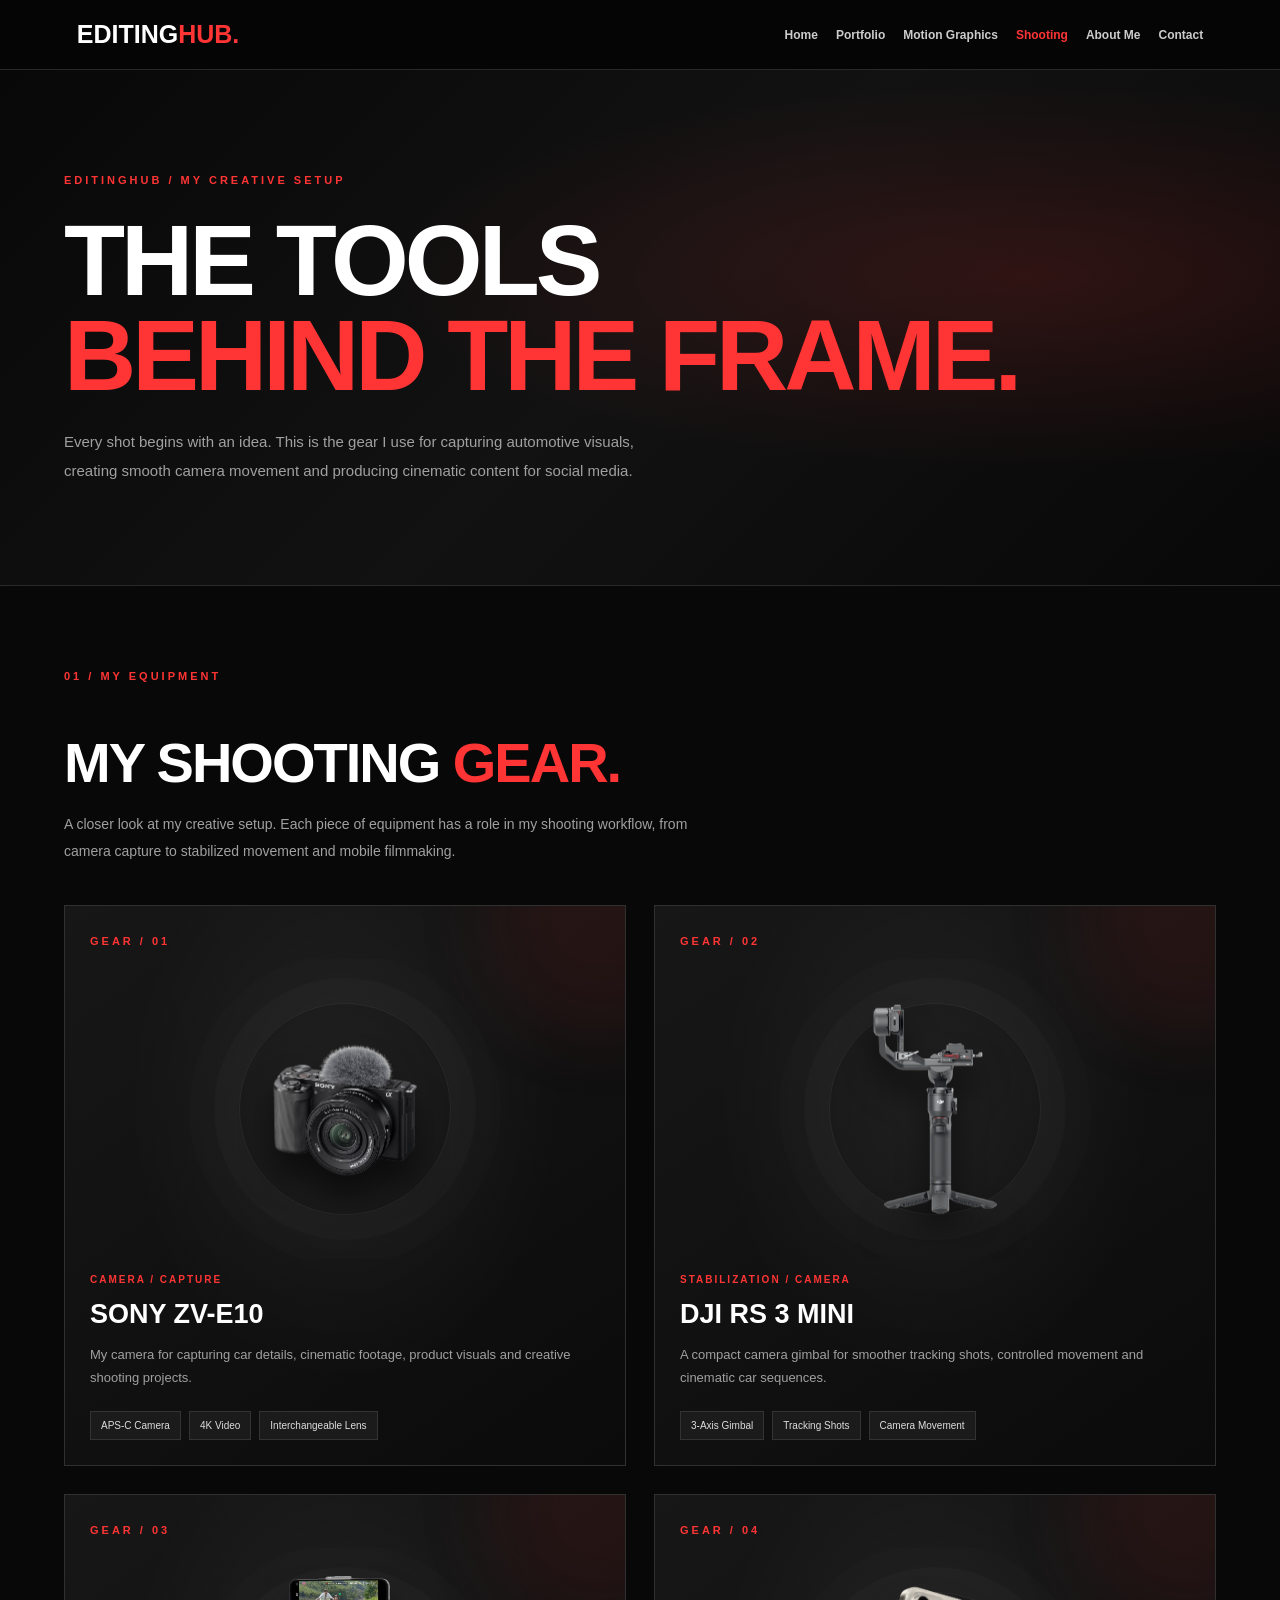
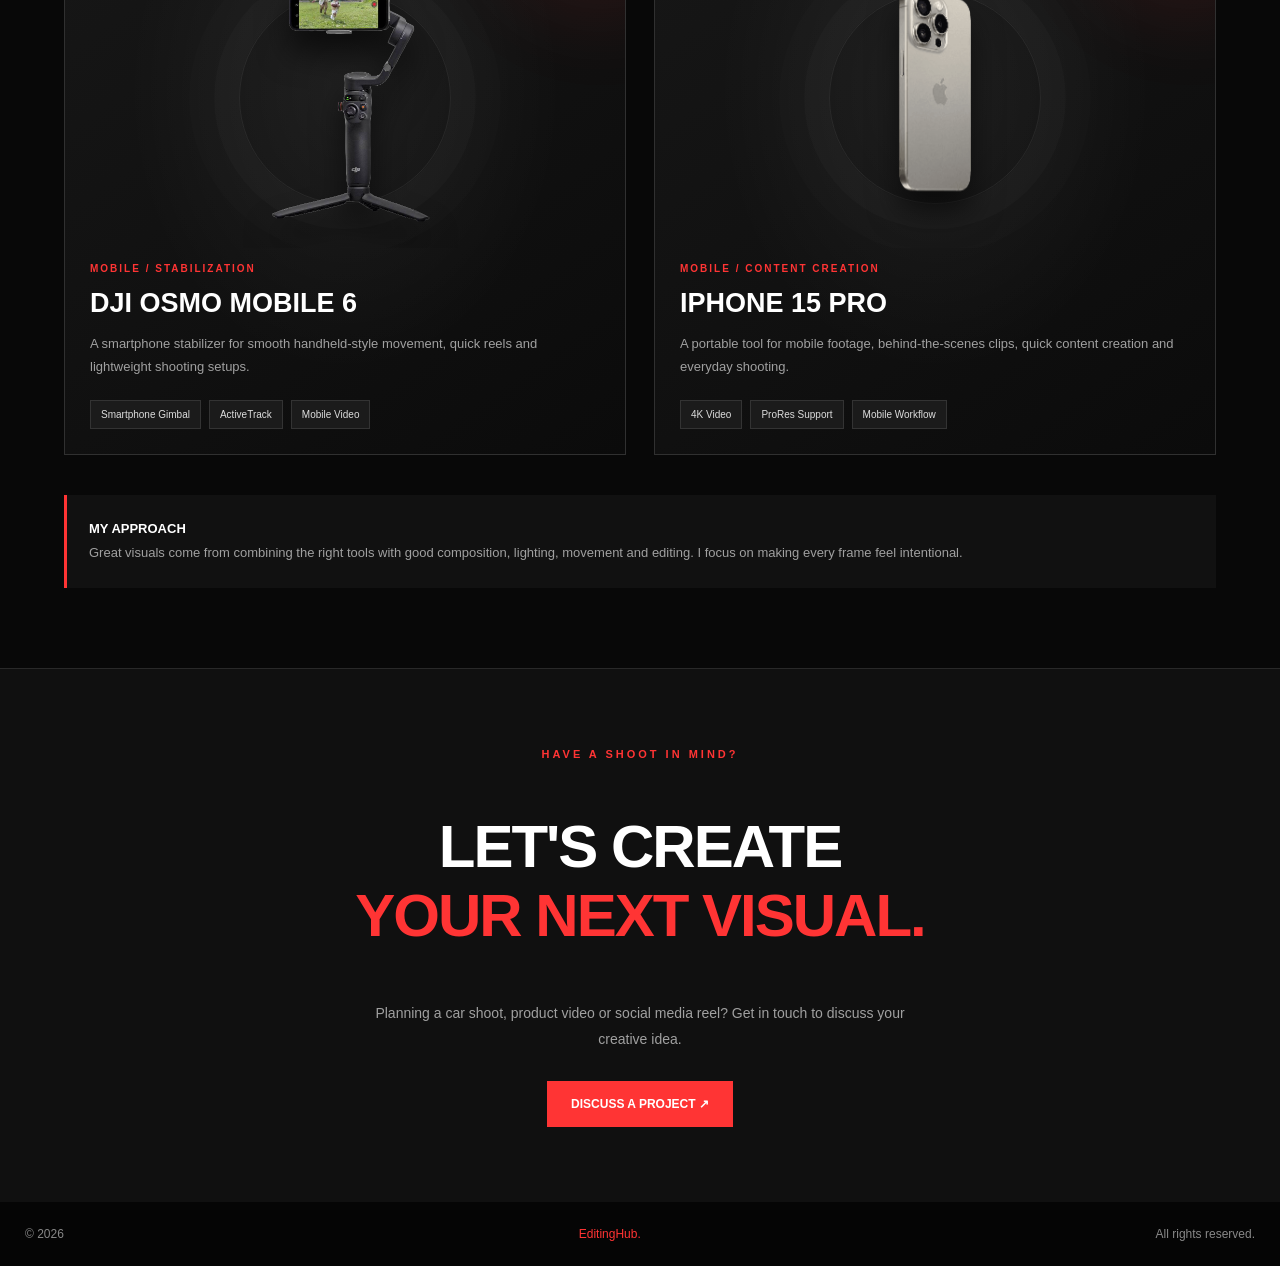
<file: shooting.html>
<!DOCTYPE html>
<html lang="en">
<head>
  <meta charset="UTF-8">
  <meta name="viewport" content="width=device-width, initial-scale=1.0">

  <title>Shooting Gear | EditingHub</title>
  <meta name="description" content="Explore the camera, gimbals and mobile gear used for EditingHub's cinematic shoots.">

  <link rel="stylesheet" href="style.css">

  <style>
    :root {
      --red: #ff3434;
      --black: #080808;
      --card: #111111;
      --border: #292929;
      --muted: #a0a0a0;
    }

    * {
      box-sizing: border-box;
    }

    html {
      scroll-behavior: smooth;
    }

    body {
      margin: 0;
      background: var(--black);
      color: white;
      font-family: Arial, Helvetica, sans-serif;
    }

    .gear-nav {
      display: flex;
      justify-content: space-between;
      align-items: center;
      flex-wrap: wrap;
      gap: 20px;
      padding: 20px 6%;
      background: #050505;
      border-bottom: 1px solid var(--border);
    }

    .gear-logo {
      color: white;
      text-decoration: none;
      font-size: 25px;
      font-weight: 900;
    }

    .gear-logo span {
      color: var(--red);
    }

    .gear-links {
      display: flex;
      flex-wrap: wrap;
      gap: 18px;
    }

    .gear-links a {
      color: #ccc;
      text-decoration: none;
      font-size: 12px;
      font-weight: bold;
    }

    .gear-links a:hover,
    .gear-links a.active {
      color: var(--red);
    }

    .gear-wrap {
      width: min(1160px, 90%);
      margin: auto;
    }

    .gear-hero {
      position: relative;
      overflow: hidden;
      padding: 100px 0 85px;
      background:
        radial-gradient(ellipse at 80% 40%,
          rgba(255,52,52,.14), transparent 45%),
        linear-gradient(135deg, #080808, #121212, #080808);
      border-bottom: 1px solid var(--border);
    }

    .gear-label {
      color: var(--red);
      font-size: 11px;
      font-weight: 800;
      letter-spacing: 3px;
    }

    .gear-hero h1 {
      margin: 25px 0;
      font-size: clamp(48px, 9vw, 100px);
      line-height: .95;
      letter-spacing: -4px;
      font-weight: 900;
      text-transform: uppercase;
    }

    .gear-hero h1 span {
      display: block;
      color: var(--red);
    }

    .gear-hero p {
      max-width: 620px;
      color: var(--muted);
      font-size: 15px;
      line-height: 1.9;
    }

    .gear-section {
      padding: 80px 0;
    }

    .gear-heading {
      margin-bottom: 16px;
      font-size: clamp(32px, 5vw, 56px);
      font-weight: 900;
      letter-spacing: -2px;
      text-transform: uppercase;
    }

    .gear-heading span {
      color: var(--red);
    }

    .gear-intro {
      max-width: 650px;
      margin-bottom: 40px;
      color: var(--muted);
      font-size: 14px;
      line-height: 1.9;
    }

    /* 3D gear cards */
    .gear-grid {
      display: grid;
      grid-template-columns: repeat(2, minmax(0, 1fr));
      gap: 28px;
      perspective: 1200px;
    }

    .gear-card {
      position: relative;
      min-width: 0;
      overflow: hidden;
      padding: 25px;
      background:
        radial-gradient(ellipse at 50% 35%,
          rgba(255,255,255,.06), transparent 55%),
        linear-gradient(145deg, #171717, #0b0b0b);
      border: 1px solid #303030;
      transform-style: preserve-3d;
      transition:
        transform .45s ease,
        border-color .35s ease,
        box-shadow .35s ease;
    }

    .gear-card:hover {
      transform: rotateY(-4deg) rotateX(3deg) translateY(-7px);
      border-color: var(--red);
      box-shadow: 0 20px 50px rgba(0,0,0,.45);
    }

    .gear-card::before {
      content: "";
      position: absolute;
      top: -100px;
      right: -90px;
      width: 230px;
      height: 230px;
      border-radius: 50%;
      background: rgba(255,52,52,.08);
      filter: blur(35px);
      pointer-events: none;
    }

    .gear-number {
      position: relative;
      z-index: 2;
      color: var(--red);
      font-size: 11px;
      font-weight: 800;
      letter-spacing: 3px;
    }

    .gear-visual {
      position: relative;
      display: flex;
      justify-content: center;
      align-items: center;
      height: 300px;
      margin: 10px 0;
      overflow: hidden;
      transform-style: preserve-3d;
    }

    .gear-visual::before {
      content: "";
      position: absolute;
      width: 210px;
      height: 210px;
      border: 1px solid rgba(255,255,255,.07);
      border-radius: 50%;
      box-shadow:
        0 0 0 25px rgba(255,255,255,.015),
        0 0 0 50px rgba(255,255,255,.01);
      transform: translateZ(-20px);
    }

    .gear-visual img {
      position: relative;
      z-index: 1;
      display: block;
      width: 90%;
      height: 90%;
      object-fit: contain;
      filter: drop-shadow(0 22px 15px rgba(0,0,0,.55));
      transform: translateZ(45px);
      transition: transform .5s ease;
    }

    .gear-card:hover .gear-visual img {
      transform: translateZ(65px) scale(1.06);
    }

    /* Fallback visual if a product image hasn't been added yet */
    .gear-placeholder {
      position: relative;
      z-index: 1;
      display: flex;
      width: 175px;
      height: 175px;
      align-items: center;
      justify-content: center;
      flex-direction: column;
      gap: 12px;
      border: 1px solid #444;
      background: linear-gradient(145deg, #292929, #0a0a0a);
      box-shadow: 15px 20px 35px rgba(0,0,0,.5);
      transform: translateZ(35px) rotateY(-8deg);
    }

    .gear-placeholder .gear-symbol {
      color: var(--red);
      font-size: 50px;
      font-weight: 900;
    }

    .gear-placeholder small {
      color: #bbb;
      font-size: 10px;
      letter-spacing: 2px;
    }

    .gear-category {
      color: var(--red);
      font-size: 10px;
      font-weight: 800;
      letter-spacing: 2px;
      text-transform: uppercase;
    }

    .gear-card h3 {
      position: relative;
      margin: 12px 0;
      font-size: clamp(20px, 3vw, 27px);
      text-transform: uppercase;
    }

    .gear-description {
      position: relative;
      min-height: 48px;
      color: var(--muted);
      font-size: 13px;
      line-height: 1.8;
    }

    .gear-tags {
      position: relative;
      display: flex;
      flex-wrap: wrap;
      gap: 8px;
      margin-top: 20px;
    }

    .gear-tags span {
      padding: 8px 10px;
      background: #1b1b1b;
      border: 1px solid #333;
      color: #ddd;
      font-size: 10px;
    }

    .gear-footer-note {
      margin-top: 40px;
      padding: 22px;
      border-left: 3px solid var(--red);
      background: #111;
      color: var(--muted);
      font-size: 13px;
      line-height: 1.9;
    }

    .gear-cta {
      padding: 75px 20px;
      background: #101010;
      border-top: 1px solid var(--border);
      text-align: center;
    }

    .gear-cta h2 {
      font-size: clamp(32px, 6vw, 60px);
      font-weight: 900;
      text-transform: uppercase;
    }

    .gear-cta h2 span {
      color: var(--red);
    }

    .gear-cta p {
      max-width: 570px;
      margin: 15px auto 28px;
      color: var(--muted);
      font-size: 14px;
      line-height: 1.9;
    }

    .gear-button {
      display: inline-block;
      padding: 15px 23px;
      background: var(--red);
      border: 1px solid var(--red);
      color: white;
      font-size: 12px;
      font-weight: 800;
      text-decoration: none;
      transition: .3s;
    }

    .gear-button:hover {
      background: #d91e1e;
      transform: translateY(-3px);
    }

    .gear-bottom {
      padding: 25px;
      background: #050505;
      color: #888;
      text-align: center;
      font-size: 12px;
    }

    .gear-bottom span {
      color: var(--red);
    }

    @media (max-width: 650px) {
      .gear-nav {
        align-items: flex-start;
        flex-direction: column;
      }

      .gear-links {
        gap: 12px;
      }

      .gear-hero {
        padding: 70px 0;
      }

      .gear-hero h1 {
        letter-spacing: -2px;
      }

      .gear-grid {
        gap: 12px;
      }

      .gear-card {
        padding: 12px;
      }

      .gear-visual {
        height: 190px;
      }

      .gear-visual::before {
        width: 125px;
        height: 125px;
      }

      .gear-placeholder {
        width: 115px;
        height: 115px;
      }

      .gear-placeholder .gear-symbol {
        font-size: 35px;
      }

      .gear-card h3 {
        font-size: 16px;
      }

      .gear-description {
        font-size: 11px;
      }

      .gear-tags {
        gap: 5px;
      }

      .gear-tags span {
        padding: 6px;
        font-size: 9px;
      }

      .gear-section {
        padding: 55px 0;
      }
    }

    @media (prefers-reduced-motion: reduce) {
      *,
      *::before,
      *::after {
        scroll-behavior: auto !important;
        transition: none !important;
      }
    }
  </style>
</head>

<body>

  <!-- NAVIGATION -->
  <nav class="gear-nav">
    <a href="index.html" class="gear-logo">
      EDITING<span>HUB.</span>
    </a>

    <div class="gear-links">
      <a href="index.html">Home</a>
      <a href="portfolio.html">Portfolio</a>
      <a href="motion-graphics.html">Motion Graphics</a>
      <a href="shooting.html" class="active">Shooting</a>
      <a href="about.html">About Me</a>
      <a href="contact.html">Contact</a>
    </div>
  </nav>

  <!-- HERO -->
  <header class="gear-hero">
    <div class="gear-wrap">
      <span class="gear-label">EDITINGHUB / MY CREATIVE SETUP</span>

      <h1>
        THE TOOLS
        <span>BEHIND THE FRAME.</span>
      </h1>

      <p>
        Every shot begins with an idea. This is the gear I use for
        capturing automotive visuals, creating smooth camera movement
        and producing cinematic content for social media.
      </p>
    </div>
  </header>

  <!-- GEAR SHOWCASE -->
  <main class="gear-wrap">
    <section class="gear-section">
      <span class="gear-label">01 / MY EQUIPMENT</span>

      <h2 class="gear-heading">
        My Shooting <span>Gear.</span>
      </h2>

      <p class="gear-intro">
        A closer look at my creative setup. Each piece of equipment
        has a role in my shooting workflow, from camera capture to
        stabilized movement and mobile filmmaking.
      </p>

      <div class="gear-grid">

        <!-- GEAR 01: SONY ZV-E10 -->
        <article class="gear-card">
          <span class="gear-number">GEAR / 01</span>

          <div class="gear-visual">
            <img src="images/sony-zve10.png"
                 alt="Sony ZV-E10 camera"
                 loading="lazy"
                 onerror="this.style.display='none'; this.nextElementSibling.style.display='flex';">

            <div class="gear-placeholder" style="display:none">
              <span class="gear-symbol">CAM</span>
              <small>CAMERA SYSTEM</small>
            </div>
          </div>

          <span class="gear-category">Camera / Capture</span>
          <h3>Sony <span class="eh-red">ZV-E10</span></h3>

          <p class="gear-description">
            My camera for capturing car details, cinematic footage,
            product visuals and creative shooting projects.
          </p>

          <div class="gear-tags">
            <span>APS-C Camera</span>
            <span>4K Video</span>
            <span>Interchangeable Lens</span>
          </div>
        </article>

        <!-- GEAR 02: DJI RS 3 MINI -->
        <article class="gear-card">
          <span class="gear-number">GEAR / 02</span>

          <div class="gear-visual">
            <img src="images/dji-rs-3-mini.png"
                 alt="DJI RS 3 Mini camera gimbal"
                 loading="lazy"
                 onerror="this.style.display='none'; this.nextElementSibling.style.display='flex';">

            <div class="gear-placeholder" style="display:none">
              <span class="gear-symbol">RS3</span>
              <small>CAMERA STABILIZER</small>
            </div>
          </div>

          <span class="gear-category">Stabilization / Camera</span>
          <h3>DJI <span class="eh-red">RS 3 Mini</span></h3>

          <p class="gear-description">
            A compact camera gimbal for smoother tracking shots,
            controlled movement and cinematic car sequences.
          </p>

          <div class="gear-tags">
            <span>3-Axis Gimbal</span>
            <span>Tracking Shots</span>
            <span>Camera Movement</span>
          </div>
        </article>

        <!-- GEAR 03: DJI OSMO MOBILE 6 -->
        <article class="gear-card">
          <span class="gear-number">GEAR / 03</span>

          <div class="gear-visual">
            <img src="images/dji-osmo-mobile-6.png"
                 alt="DJI Osmo Mobile 6 smartphone gimbal"
                 loading="lazy"
                 onerror="this.style.display='none'; this.nextElementSibling.style.display='flex';">

            <div class="gear-placeholder" style="display:none">
              <span class="gear-symbol">OM6</span>
              <small>MOBILE STABILIZER</small>
            </div>
          </div>

          <span class="gear-category">Mobile / Stabilization</span>
          <h3>DJI <span class="eh-red">Osmo Mobile 6</span></h3>

          <p class="gear-description">
            A smartphone stabilizer for smooth handheld-style
            movement, quick reels and lightweight shooting setups.
          </p>

          <div class="gear-tags">
            <span>Smartphone Gimbal</span>
            <span>ActiveTrack</span>
            <span>Mobile Video</span>
          </div>
        </article>

        <!-- GEAR 04: IPHONE 15 PRO -->
        <article class="gear-card">
          <span class="gear-number">GEAR / 04</span>

          <div class="gear-visual">
            <img src="images/iphone-15-pro.png"
                 alt="Apple iPhone 15 Pro"
                 loading="lazy"
                 onerror="this.style.display='none'; this.nextElementSibling.style.display='flex';">

            <div class="gear-placeholder" style="display:none">
              <span class="gear-symbol">15P</span>
              <small>MOBILE CAMERA</small>
            </div>
          </div>

          <span class="gear-category">Mobile / Content Creation</span>
          <h3>iPhone <span class="eh-red">15 Pro</span></h3>

          <p class="gear-description">
            A portable tool for mobile footage, behind-the-scenes
            clips, quick content creation and everyday shooting.
          </p>

          <div class="gear-tags">
            <span>4K Video</span>
            <span>ProRes Support</span>
            <span>Mobile Workflow</span>
          </div>
        </article>

      </div>

      <div class="gear-footer-note">
        <strong style="color:#fff">MY APPROACH</strong><br>
        Great visuals come from combining the right tools with good
        composition, lighting, movement and editing. I focus on making
        every frame feel intentional.
      </div>
    </section>
  </main>

  <!-- CONTACT -->
  <section class="gear-cta">
    <span class="gear-label">HAVE A SHOOT IN MIND?</span>

    <h2>
      LET'S CREATE<br>
      <span>YOUR NEXT VISUAL.</span>
    </h2>

    <p>
      Planning a car shoot, product video or social media reel?
      Get in touch to discuss your creative idea.
    </p>

    <a href="contact.html" class="gear-button">
      DISCUSS A PROJECT ↗
    </a>
  </section>

  <!-- FOOTER -->
  <footer class="gear-bottom">
    © 2026 <span>EditingHub.</span> All rights reserved.
  </footer>

</body>
</html>
</file>
<file: style.css>
*{box-sizing:border-box}
html{scroll-behavior:smooth}
body{margin:0;background:#080808;color:#f5f5f5;font-family:Arial,sans-serif}
a{color:inherit;text-decoration:none}
.nav{position:sticky;top:0;z-index:10;background:#090909;border-bottom:1px solid #292929;padding:22px 5%;display:flex;justify-content:space-between;align-items:center;gap:20px;flex-wrap:wrap}
.logo{font-size:24px;font-weight:900;letter-spacing:2px}
.logo span,.red{color:#ff2633}
.links{display:flex;gap:20px;flex-wrap:wrap}
.links a{font-size:11px;font-weight:bold;text-transform:uppercase;letter-spacing:1px;color:#ccc}
.links a:hover,.links a.active{color:#ff2633}
.hero{min-height:75vh;display:flex;align-items:center;padding:80px 8%;background:radial-gradient(ellipse at 80% 40%,#421014,transparent 40%),linear-gradient(120deg,#080808,#151515)}
.kicker{color:#ff2633;letter-spacing:4px;font-size:12px;font-weight:bold;text-transform:uppercase}
h1{font-size:clamp(48px,9vw,110px);line-height:.95;letter-spacing:-4px;text-transform:uppercase;margin:25px 0}
h2{font-size:clamp(34px,6vw,65px);text-transform:uppercase;letter-spacing:-2px}
p{color:#aaa;line-height:1.8}
.wrap{width:min(1150px,90%);margin:auto}
.section{padding:75px 0;border-bottom:1px solid #252525}
.grid{display:grid;grid-template-columns:repeat(3,minmax(0,1fr));gap:20px}
.card{background:#111;border:1px solid #292929}
.visual{aspect-ratio:4/3;display:grid;place-items:center;background:radial-gradient(ellipse at center,#4a1117,#111 70%);font-size:clamp(22px,3vw,36px);font-weight:900;text-transform:uppercase}
.card-body{padding:22px}
.card h3{text-transform:uppercase}
.tag{font-size:10px;color:#ff2633;letter-spacing:2px;text-transform:uppercase}
.btn{display:inline-block;padding:16px 22px;background:#ff2633;border:1px solid #ff2633;color:white;font-size:11px;font-weight:bold;letter-spacing:1px;text-transform:uppercase;margin:10px 10px 0 0}
.btn:hover{background:transparent;color:#ff2633}
.two-col{display:grid;grid-template-columns:1fr 1fr;gap:40px;align-items:center}
.panel{padding:35px;min-height:300px;background:linear-gradient(135deg,#241014,#111);border:1px solid #333;display:flex;flex-direction:column;justify-content:space-between}
input,textarea,select{width:100%;padding:15px;background:#111;color:white;border:1px solid #333;margin:7px 0;font:inherit}
textarea{min-height:140px}
footer{padding:28px 5%;color:#888;font-size:12px;display:flex;justify-content:space-between;gap:15px;flex-wrap:wrap}
@media(max-width:800px){.grid{grid-template-columns:repeat(2,minmax(0,1fr))}.two-col{grid-template-columns:1fr}.nav{justify-content:center}.links{justify-content:center;gap:14px}}
@media(max-width:520px){.grid{grid-template-columns:1fr}h1{letter-spacing:-2px}.hero{padding:65px 5%}.section{padding:55px 0}.links a{font-size:9px}}





.instagram-link {
  display: inline-flex;
  align-items: center;
  justify-content: center;
  width: 40px;
  height: 40px;
  color: #fff;
  transition: color 0.3s ease, transform 0.3s ease;
}

.instagram-link svg {
  width: 23px;
  height: 23px;
  fill: none;
  stroke: currentColor;
  stroke-width: 1.8;
  stroke-linecap: round;
  stroke-linejoin: round;
}

.instagram-link:hover {
  color: #ff3b45;
  transform: translateY(-2px);
}
</file>
